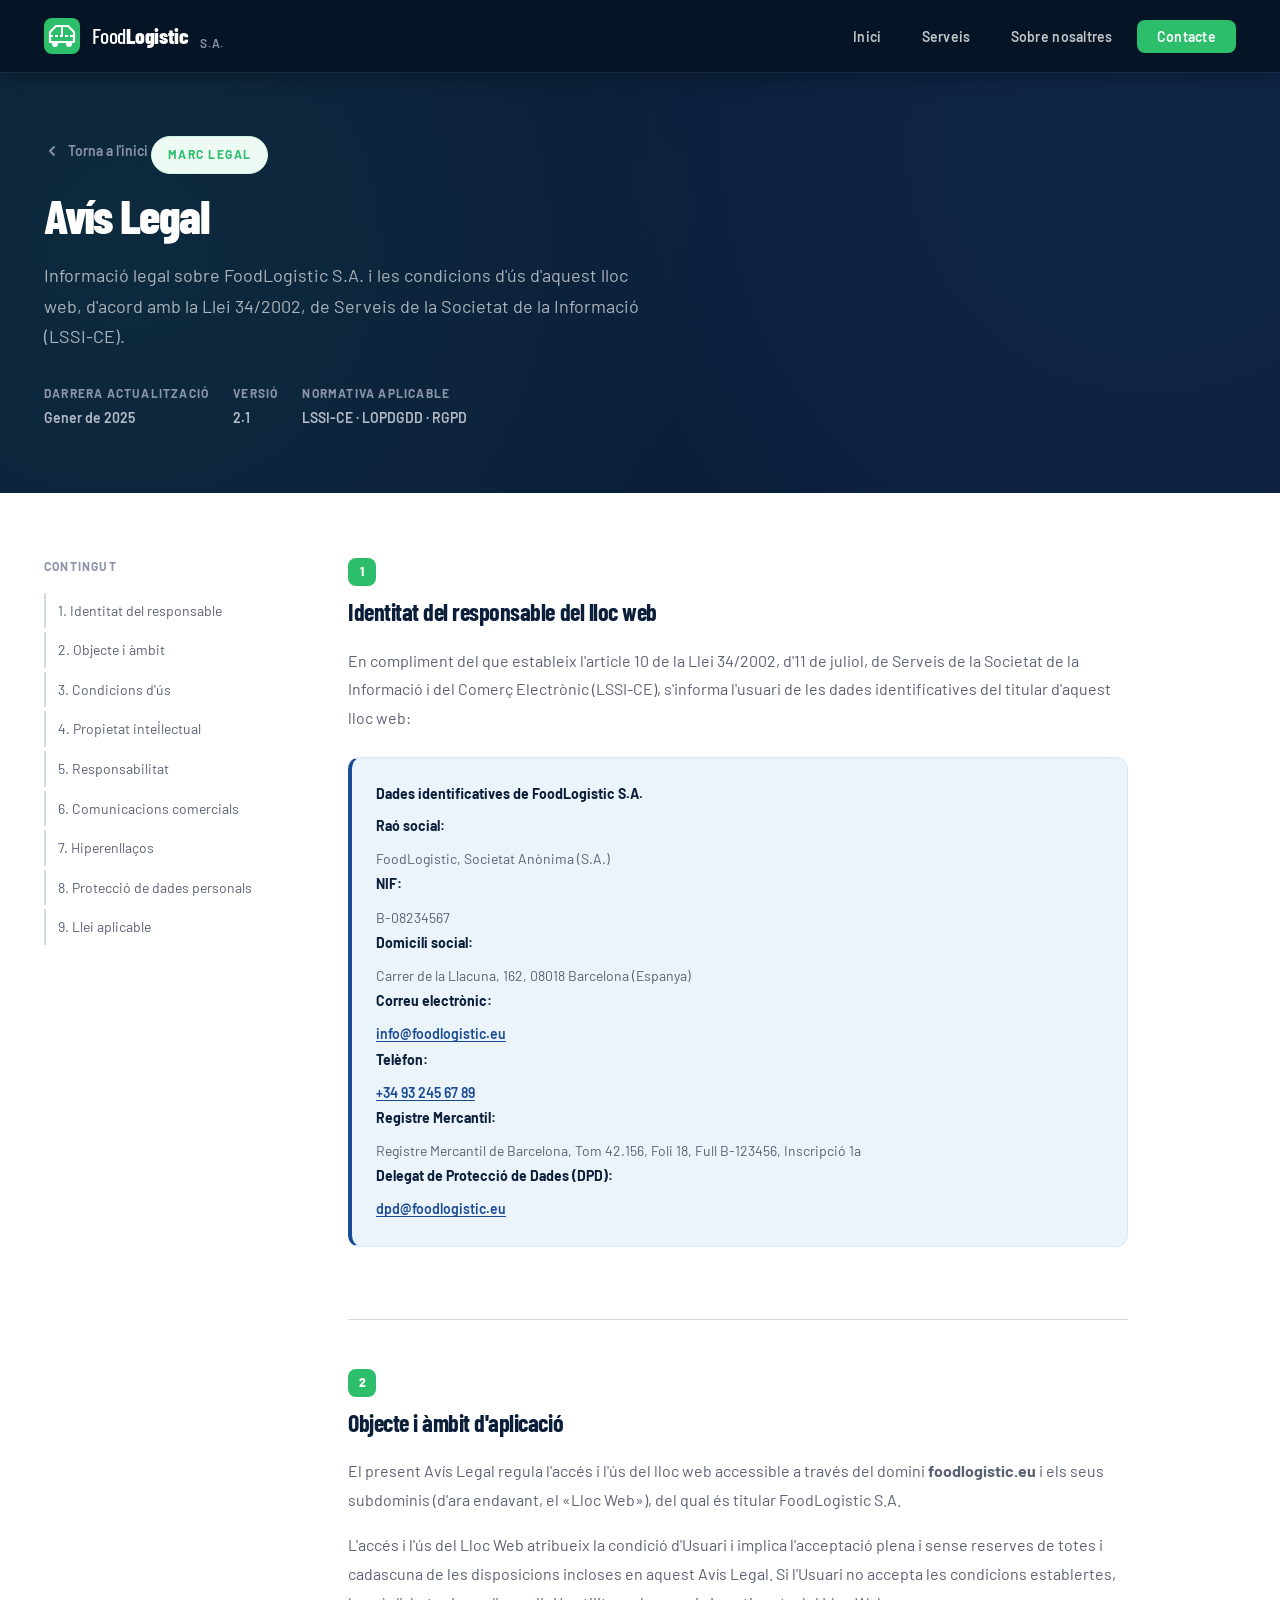
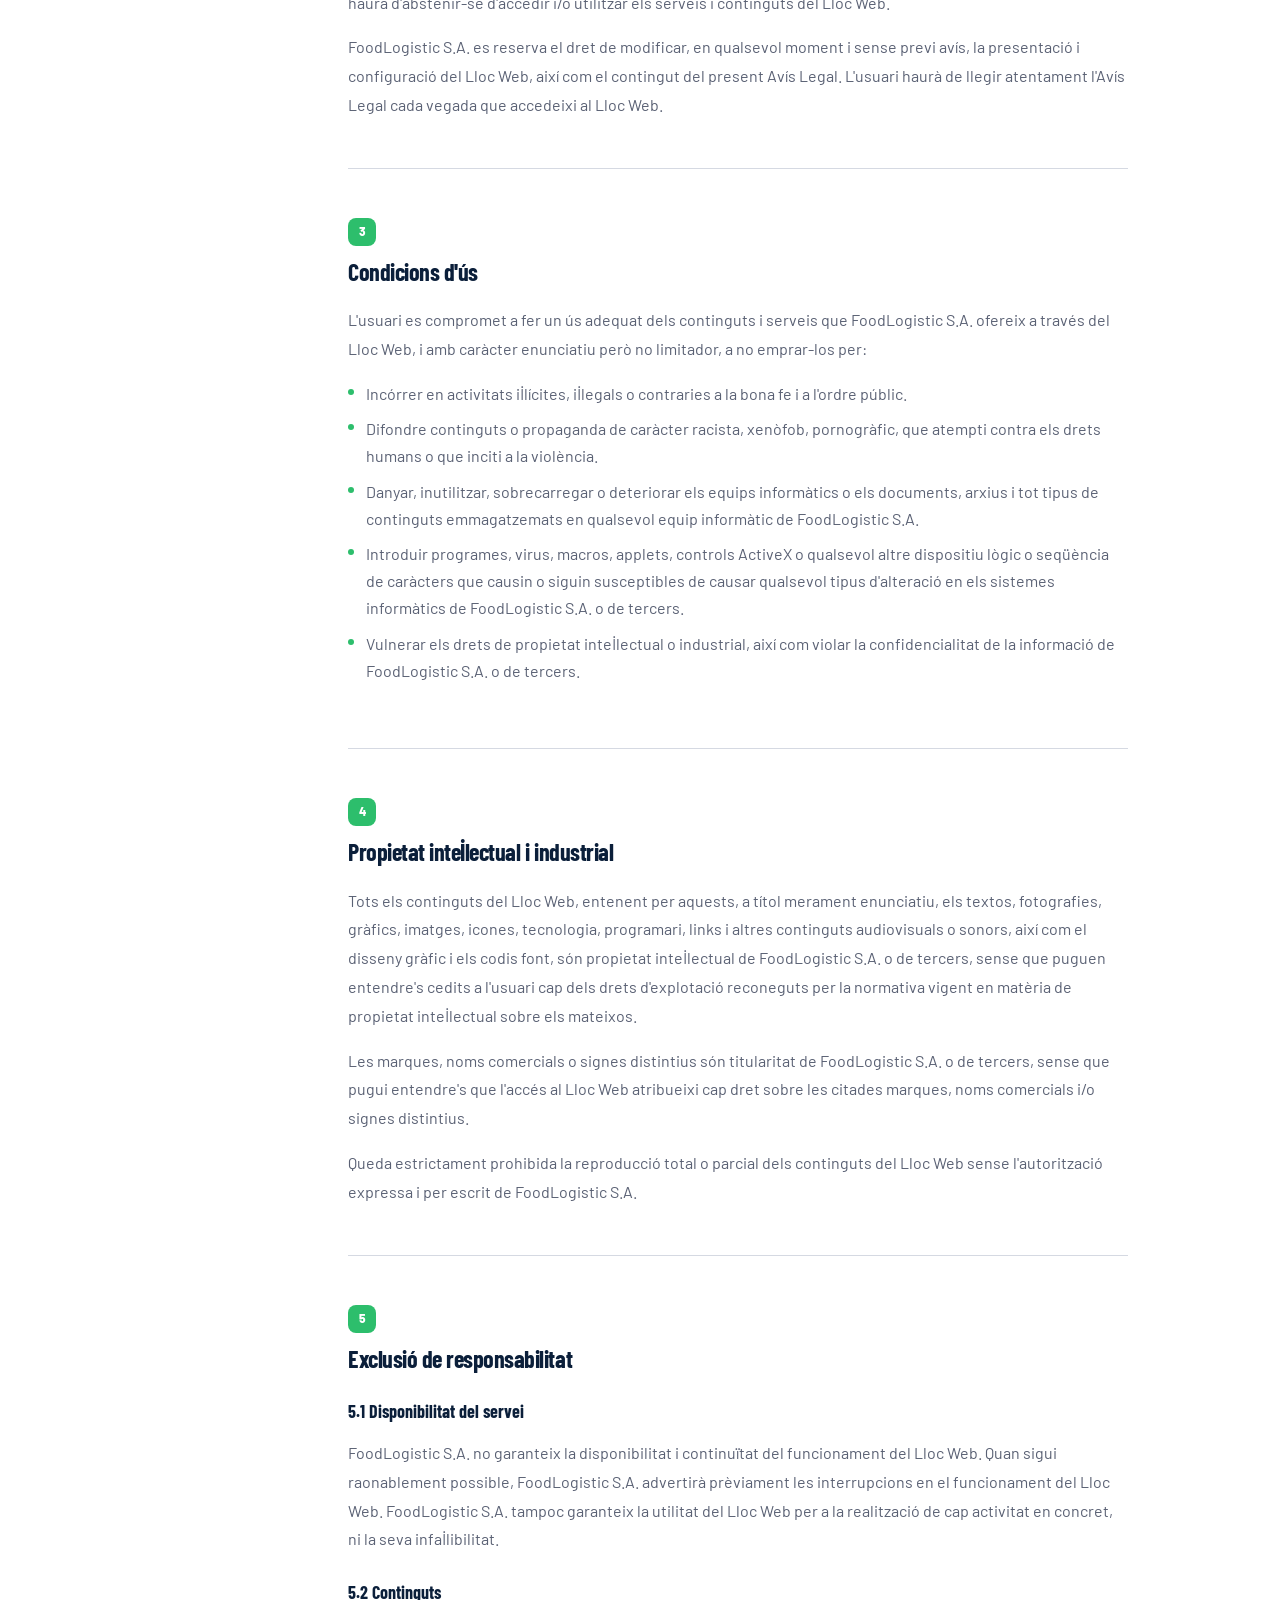
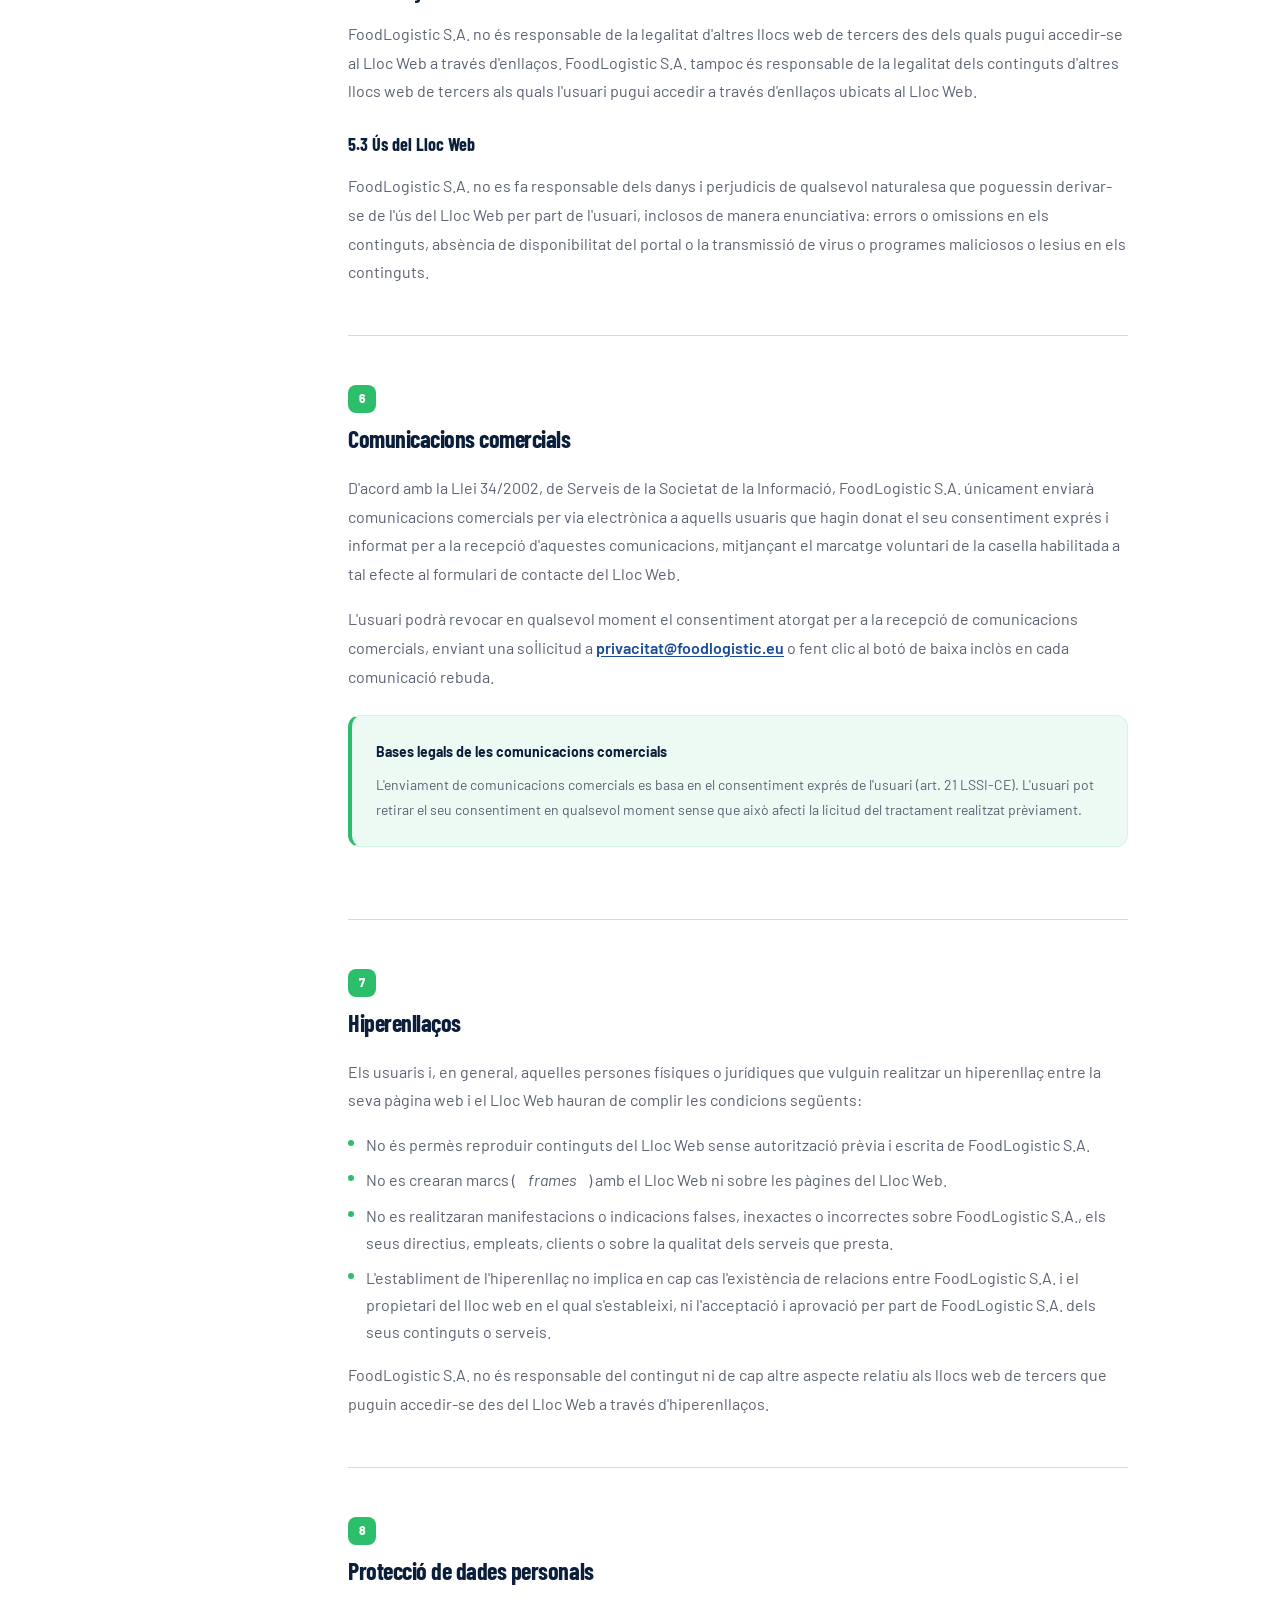
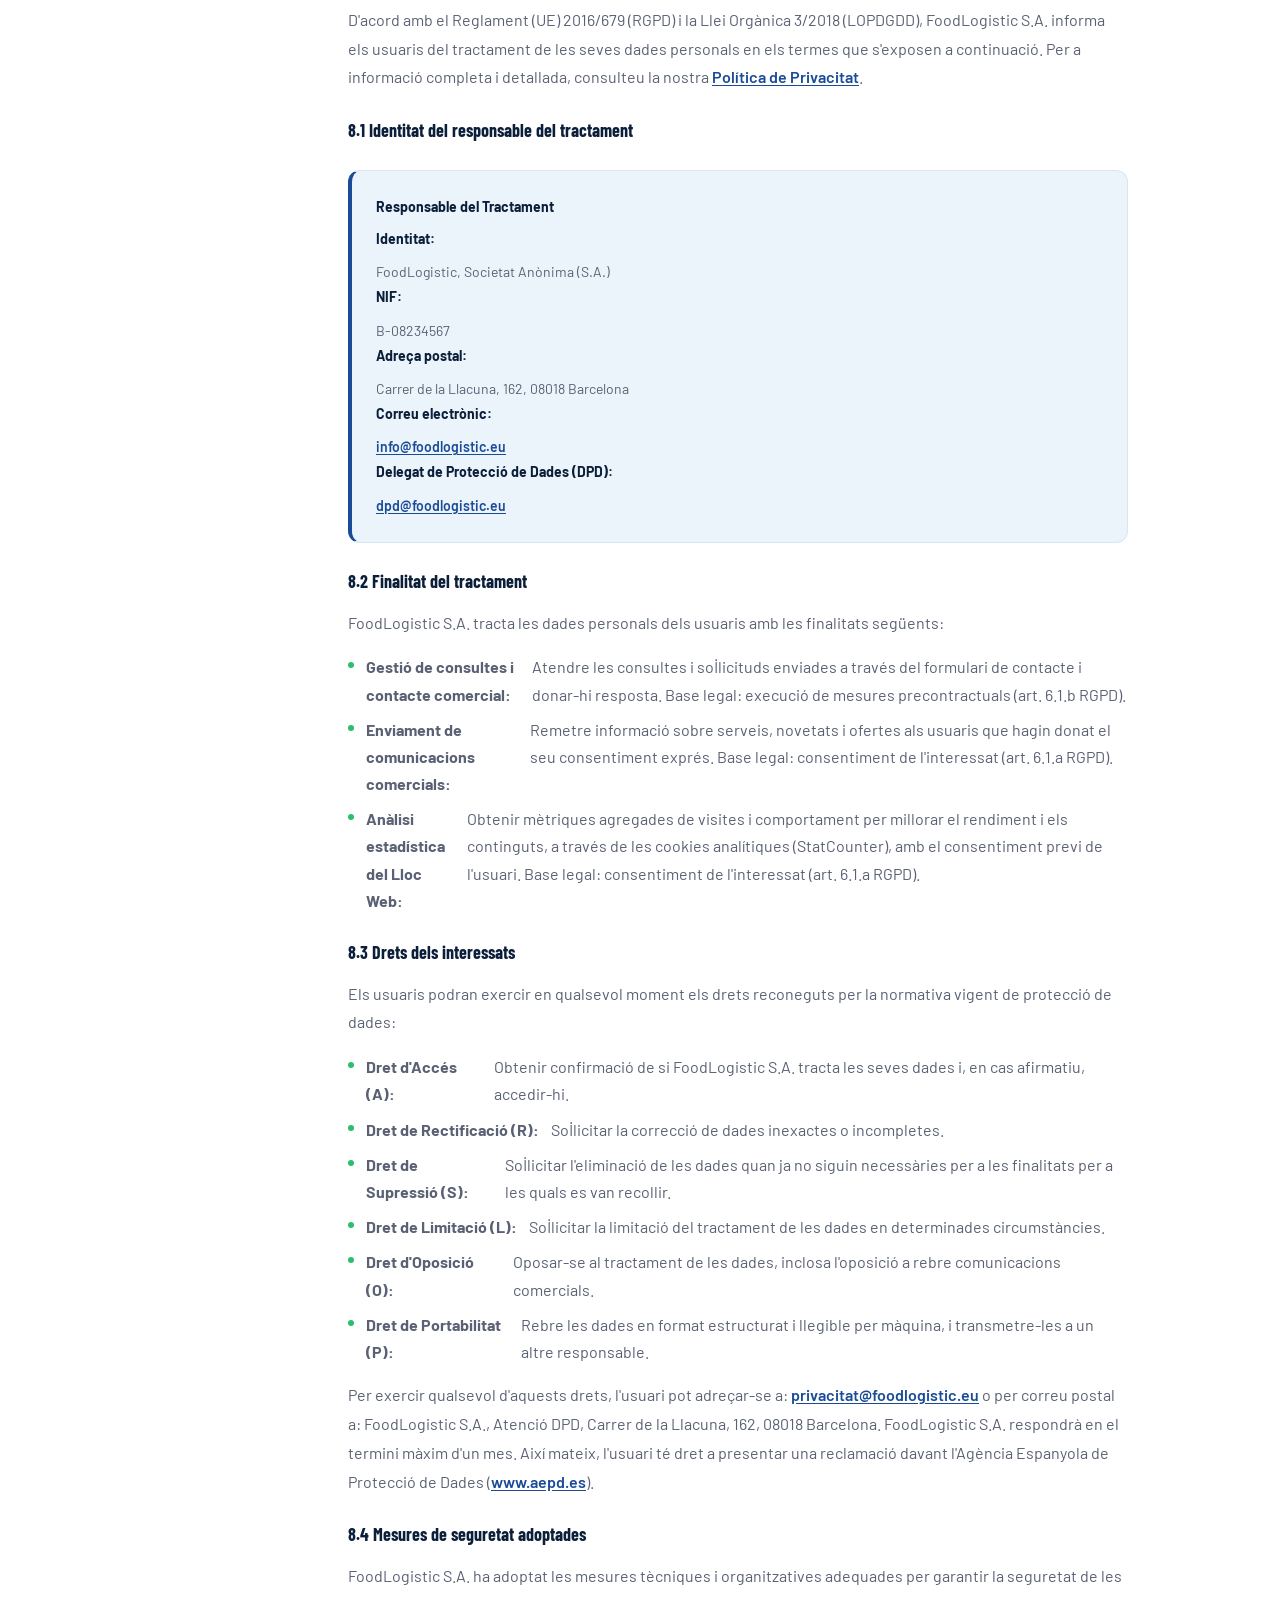
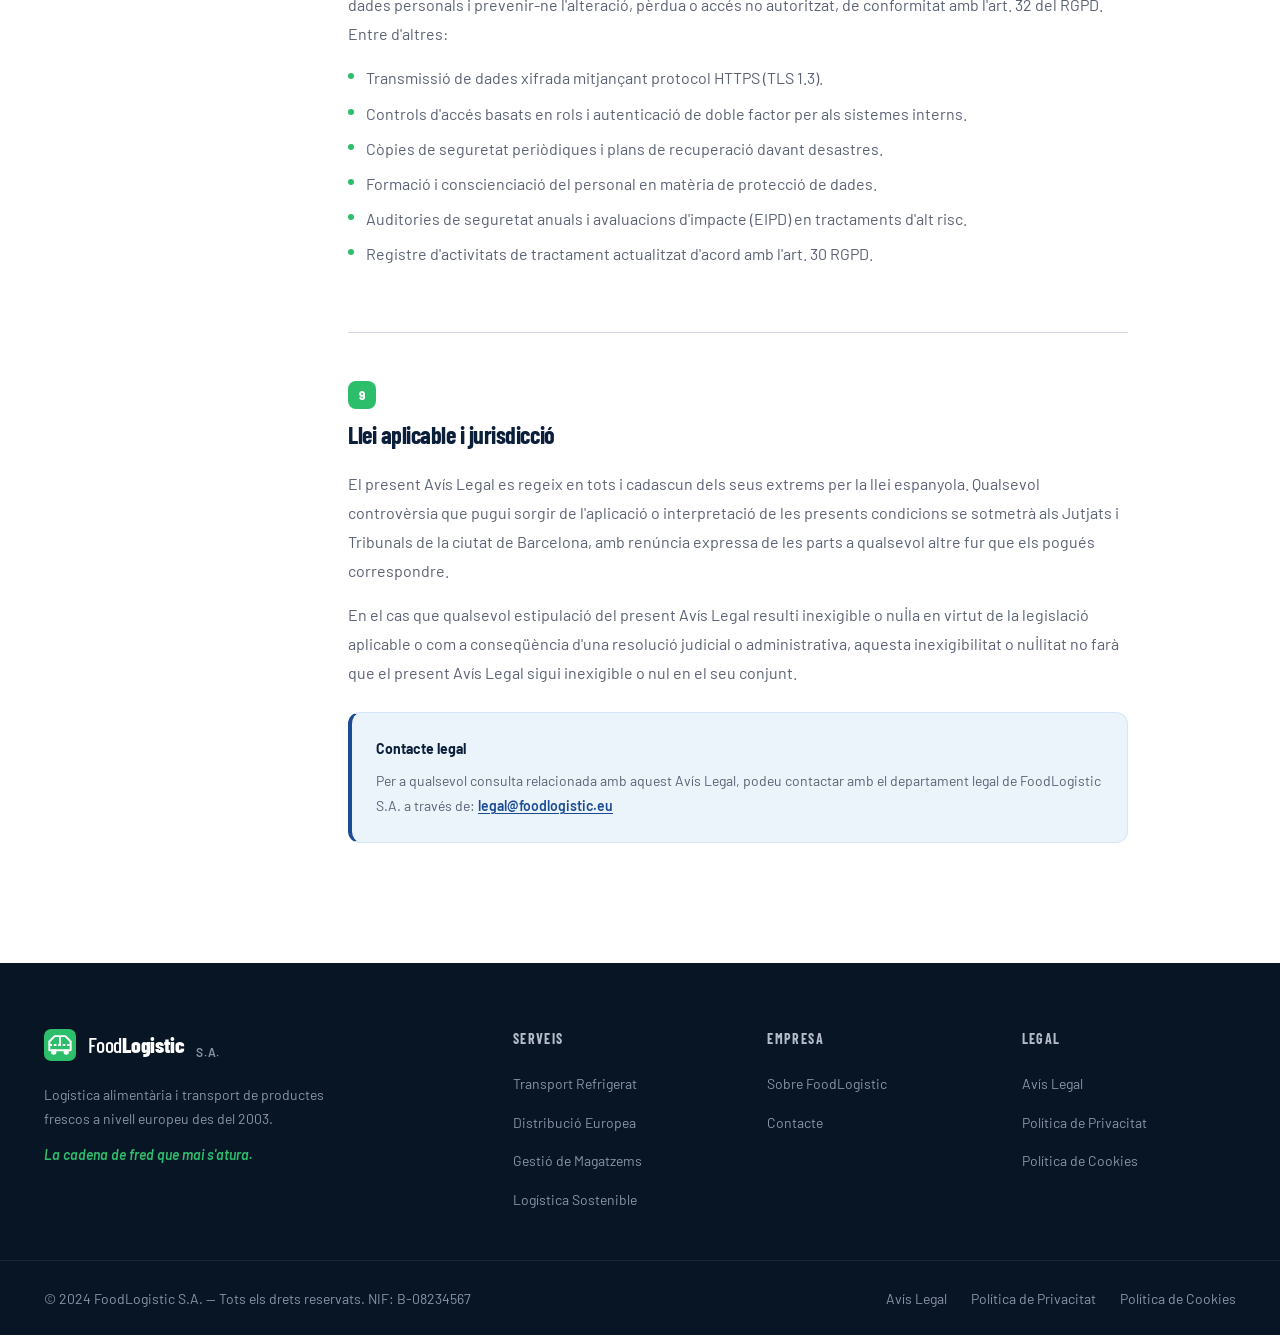
<file: docs/avis-legal.html>
<!DOCTYPE html>
<html lang="ca">
<head>
  <meta charset="UTF-8" />
  <meta name="viewport" content="width=device-width, initial-scale=1.0" />
  <meta name="description" content="Avís Legal de FoodLogistic S.A. — Informació sobre el responsable del lloc web, condicions d'ús, propietat intel·lectual i responsabilitat." />
  <meta name="robots" content="noindex, follow" />
  <title>Avís Legal — FoodLogistic S.A.</title>
  <link rel="preconnect" href="https://fonts.googleapis.com" />
  <link rel="preconnect" href="https://fonts.gstatic.com" crossorigin />
  <link href="https://fonts.googleapis.com/css2?family=Barlow:ital,wght@0,300;0,400;0,600;0,700;0,800;0,900;1,300&family=Barlow+Condensed:wght@500;600;700;800&family=Source+Sans+3:wght@300;400;600&display=swap" rel="stylesheet" />
  <link rel="stylesheet" href="styles.css" />
</head>
<body>

  <!-- NAVIGATION -->
  <header class="site-header scrolled" id="site-header">
    <nav class="nav-container" role="navigation" aria-label="Navegació principal">
      <a href="index.html" class="nav-logo" aria-label="FoodLogistic S.A. — Torna a l'inici">
        <span class="logo-icon" aria-hidden="true">
          <svg width="36" height="36" viewBox="0 0 36 36" fill="none" xmlns="http://www.w3.org/2000/svg">
            <rect width="36" height="36" rx="8" fill="#2DBE6C"/>
            <path d="M6 24V14l6-6h12l6 6v10H6z" fill="none" stroke="white" stroke-width="2.2" stroke-linejoin="round"/>
            <circle cx="11" cy="26" r="3" fill="white"/>
            <circle cx="25" cy="26" r="3" fill="white"/>
            <path d="M6 18h24" stroke="white" stroke-width="2" stroke-dasharray="3 2"/>
            <path d="M18 8v10" stroke="white" stroke-width="2"/>
          </svg>
        </span>
        <span class="logo-text">Food<strong>Logistic</strong></span>
        <span class="logo-tag">S.A.</span>
      </a>
      <button class="nav-toggle" id="nav-toggle" aria-expanded="false" aria-controls="nav-menu" aria-label="Obre o tanca el menú">
        <span></span><span></span><span></span>
      </button>
      <ul class="nav-menu" id="nav-menu" role="list">
        <li><a href="index.html#inici" class="nav-link">Inici</a></li>
        <li><a href="index.html#serveis" class="nav-link">Serveis</a></li>
        <li><a href="index.html#sobre-nosaltres" class="nav-link">Sobre nosaltres</a></li>
        <li><a href="index.html#contacte" class="nav-link nav-cta">Contacte</a></li>
      </ul>
    </nav>
  </header>

  <main>

    <!-- HERO LEGAL -->
    <section class="legal-hero">
      <div class="container legal-hero-inner">
        <a href="index.html" class="legal-hero-back" aria-label="Torna a la pàgina principal">
          <svg width="16" height="16" viewBox="0 0 16 16" fill="none" aria-hidden="true">
            <path d="M10 12L6 8l4-4" stroke="currentColor" stroke-width="1.8" stroke-linecap="round" stroke-linejoin="round"/>
          </svg>
          Torna a l'inici
        </a>
        <span class="section-tag">Marc Legal</span>
        <h1 class="legal-title">Avís Legal</h1>
        <p class="legal-subtitle">Informació legal sobre FoodLogistic S.A. i les condicions d'ús d'aquest lloc web, d'acord amb la Llei 34/2002, de Serveis de la Societat de la Informació (LSSI-CE).</p>
        <div class="legal-meta">
          <div class="legal-meta-item">
            <span class="legal-meta-label">Darrera actualització</span>
            <span class="legal-meta-value">Gener de 2025</span>
          </div>
          <div class="legal-meta-item">
            <span class="legal-meta-label">Versió</span>
            <span class="legal-meta-value">2.1</span>
          </div>
          <div class="legal-meta-item">
            <span class="legal-meta-label">Normativa aplicable</span>
            <span class="legal-meta-value">LSSI-CE · LOPDGDD · RGPD</span>
          </div>
        </div>
      </div>
    </section>

    <!-- CONTINGUT LEGAL -->
    <section class="legal-body">
      <div class="container legal-layout">

        <!-- ÍNDEX LATERAL -->
        <nav class="legal-nav" aria-label="Índex del document">
          <p class="legal-nav-title">Contingut</p>
          <ul class="legal-nav-list" role="list">
            <li><a href="#identitat" class="legal-nav-link">1. Identitat del responsable</a></li>
            <li><a href="#objecte" class="legal-nav-link">2. Objecte i àmbit</a></li>
            <li><a href="#condicions" class="legal-nav-link">3. Condicions d'ús</a></li>
            <li><a href="#propietat" class="legal-nav-link">4. Propietat intel·lectual</a></li>
            <li><a href="#responsabilitat" class="legal-nav-link">5. Responsabilitat</a></li>
            <li><a href="#comunicacions" class="legal-nav-link">6. Comunicacions comercials</a></li>
            <li><a href="#hiperenllacos" class="legal-nav-link">7. Hiperenllaços</a></li>
            <li><a href="#proteccio-dades" class="legal-nav-link">8. Protecció de dades personals</a></li>
            <li><a href="#llei" class="legal-nav-link">9. Llei aplicable</a></li>
          </ul>
        </nav>

        <!-- CONTINGUT -->
        <div class="legal-content">

          <div class="legal-section" id="identitat">
            <div class="legal-section-num" aria-hidden="true">1</div>
            <h2>Identitat del responsable del lloc web</h2>
            <p>En compliment del que estableix l'article 10 de la Llei 34/2002, d'11 de juliol, de Serveis de la Societat de la Informació i del Comerç Electrònic (LSSI-CE), s'informa l'usuari de les dades identificatives del titular d'aquest lloc web:</p>

            <div class="legal-info-box">
              <strong>Dades identificatives de FoodLogistic S.A.</strong>
              <p><strong>Raó social:</strong> FoodLogistic, Societat Anònima (S.A.)<br/>
              <strong>NIF:</strong> B-08234567<br/>
              <strong>Domicili social:</strong> Carrer de la Llacuna, 162, 08018 Barcelona (Espanya)<br/>
              <strong>Correu electrònic:</strong> <a href="mailto:info@foodlogistic.eu">info@foodlogistic.eu</a><br/>
              <strong>Telèfon:</strong> <a href="tel:+34932456789">+34 93 245 67 89</a><br/>
              <strong>Registre Mercantil:</strong> Registre Mercantil de Barcelona, Tom 42.156, Foli 18, Full B-123456, Inscripció 1a<br/>
              <strong>Delegat de Protecció de Dades (DPD):</strong> <a href="mailto:dpd@foodlogistic.eu">dpd@foodlogistic.eu</a></p>
            </div>
          </div>

          <div class="legal-section" id="objecte">
            <div class="legal-section-num" aria-hidden="true">2</div>
            <h2>Objecte i àmbit d'aplicació</h2>
            <p>El present Avís Legal regula l'accés i l'ús del lloc web accessible a través del domini <strong>foodlogistic.eu</strong> i els seus subdominis (d'ara endavant, el «Lloc Web»), del qual és titular FoodLogistic S.A.</p>
            <p>L'accés i l'ús del Lloc Web atribueix la condició d'Usuari i implica l'acceptació plena i sense reserves de totes i cadascuna de les disposicions incloses en aquest Avís Legal. Si l'Usuari no accepta les condicions establertes, haurà d'abstenir-se d'accedir i/o utilitzar els serveis i continguts del Lloc Web.</p>
            <p>FoodLogistic S.A. es reserva el dret de modificar, en qualsevol moment i sense previ avís, la presentació i configuració del Lloc Web, així com el contingut del present Avís Legal. L'usuari haurà de llegir atentament l'Avís Legal cada vegada que accedeixi al Lloc Web.</p>
          </div>

          <div class="legal-section" id="condicions">
            <div class="legal-section-num" aria-hidden="true">3</div>
            <h2>Condicions d'ús</h2>
            <p>L'usuari es compromet a fer un ús adequat dels continguts i serveis que FoodLogistic S.A. ofereix a través del Lloc Web, i amb caràcter enunciatiu però no limitador, a no emprar-los per:</p>
            <ul>
              <li>Incórrer en activitats il·lícites, il·legals o contraries a la bona fe i a l'ordre públic.</li>
              <li>Difondre continguts o propaganda de caràcter racista, xenòfob, pornogràfic, que atempti contra els drets humans o que inciti a la violència.</li>
              <li>Danyar, inutilitzar, sobrecarregar o deteriorar els equips informàtics o els documents, arxius i tot tipus de continguts emmagatzemats en qualsevol equip informàtic de FoodLogistic S.A.</li>
              <li>Introduir programes, virus, macros, applets, controls ActiveX o qualsevol altre dispositiu lògic o seqüència de caràcters que causin o siguin susceptibles de causar qualsevol tipus d'alteració en els sistemes informàtics de FoodLogistic S.A. o de tercers.</li>
              <li>Vulnerar els drets de propietat intel·lectual o industrial, així com violar la confidencialitat de la informació de FoodLogistic S.A. o de tercers.</li>
            </ul>
          </div>

          <div class="legal-section" id="propietat">
            <div class="legal-section-num" aria-hidden="true">4</div>
            <h2>Propietat intel·lectual i industrial</h2>
            <p>Tots els continguts del Lloc Web, entenent per aquests, a títol merament enunciatiu, els textos, fotografies, gràfics, imatges, icones, tecnologia, programari, links i altres continguts audiovisuals o sonors, així com el disseny gràfic i els codis font, són propietat intel·lectual de FoodLogistic S.A. o de tercers, sense que puguen entendre's cedits a l'usuari cap dels drets d'explotació reconeguts per la normativa vigent en matèria de propietat intel·lectual sobre els mateixos.</p>
            <p>Les marques, noms comercials o signes distintius són titularitat de FoodLogistic S.A. o de tercers, sense que pugui entendre's que l'accés al Lloc Web atribueixi cap dret sobre les citades marques, noms comercials i/o signes distintius.</p>
            <p>Queda estrictament prohibida la reproducció total o parcial dels continguts del Lloc Web sense l'autorització expressa i per escrit de FoodLogistic S.A.</p>
          </div>

          <div class="legal-section" id="responsabilitat">
            <div class="legal-section-num" aria-hidden="true">5</div>
            <h2>Exclusió de responsabilitat</h2>
            <h3>5.1 Disponibilitat del servei</h3>
            <p>FoodLogistic S.A. no garanteix la disponibilitat i continuïtat del funcionament del Lloc Web. Quan sigui raonablement possible, FoodLogistic S.A. advertirà prèviament les interrupcions en el funcionament del Lloc Web. FoodLogistic S.A. tampoc garanteix la utilitat del Lloc Web per a la realització de cap activitat en concret, ni la seva infal·libilitat.</p>

            <h3>5.2 Continguts</h3>
            <p>FoodLogistic S.A. no és responsable de la legalitat d'altres llocs web de tercers des dels quals pugui accedir-se al Lloc Web a través d'enllaços. FoodLogistic S.A. tampoc és responsable de la legalitat dels continguts d'altres llocs web de tercers als quals l'usuari pugui accedir a través d'enllaços ubicats al Lloc Web.</p>

            <h3>5.3 Ús del Lloc Web</h3>
            <p>FoodLogistic S.A. no es fa responsable dels danys i perjudicis de qualsevol naturalesa que poguessin derivar-se de l'ús del Lloc Web per part de l'usuari, inclosos de manera enunciativa: errors o omissions en els continguts, absència de disponibilitat del portal o la transmissió de virus o programes maliciosos o lesius en els continguts.</p>
          </div>

          <div class="legal-section" id="comunicacions">
            <div class="legal-section-num" aria-hidden="true">6</div>
            <h2>Comunicacions comercials</h2>
            <p>D'acord amb la Llei 34/2002, de Serveis de la Societat de la Informació, FoodLogistic S.A. únicament enviarà comunicacions comercials per via electrònica a aquells usuaris que hagin donat el seu consentiment exprés i informat per a la recepció d'aquestes comunicacions, mitjançant el marcatge voluntari de la casella habilitada a tal efecte al formulari de contacte del Lloc Web.</p>
            <p>L'usuari podrà revocar en qualsevol moment el consentiment atorgat per a la recepció de comunicacions comercials, enviant una sol·licitud a <a href="mailto:privacitat@foodlogistic.eu">privacitat@foodlogistic.eu</a> o fent clic al botó de baixa inclòs en cada comunicació rebuda.</p>

            <div class="legal-info-box green">
              <strong>Bases legals de les comunicacions comercials</strong>
              <p>L'enviament de comunicacions comercials es basa en el consentiment exprés de l'usuari (art. 21 LSSI-CE). L'usuari pot retirar el seu consentiment en qualsevol moment sense que això afecti la licitud del tractament realitzat prèviament.</p>
            </div>
          </div>

          <div class="legal-section" id="hiperenllacos">
            <div class="legal-section-num" aria-hidden="true">7</div>
            <h2>Hiperenllaços</h2>
            <p>Els usuaris i, en general, aquelles persones físiques o jurídiques que vulguin realitzar un hiperenllaç entre la seva pàgina web i el Lloc Web hauran de complir les condicions següents:</p>
            <ul>
              <li>No és permès reproduir continguts del Lloc Web sense autorització prèvia i escrita de FoodLogistic S.A.</li>
              <li>No es crearan marcs (<em>frames</em>) amb el Lloc Web ni sobre les pàgines del Lloc Web.</li>
              <li>No es realitzaran manifestacions o indicacions falses, inexactes o incorrectes sobre FoodLogistic S.A., els seus directius, empleats, clients o sobre la qualitat dels serveis que presta.</li>
              <li>L'establiment de l'hiperenllaç no implica en cap cas l'existència de relacions entre FoodLogistic S.A. i el propietari del lloc web en el qual s'estableixi, ni l'acceptació i aprovació per part de FoodLogistic S.A. dels seus continguts o serveis.</li>
            </ul>
            <p>FoodLogistic S.A. no és responsable del contingut ni de cap altre aspecte relatiu als llocs web de tercers que puguin accedir-se des del Lloc Web a través d'hiperenllaços.</p>
          </div>

          <div class="legal-section" id="proteccio-dades">
            <div class="legal-section-num" aria-hidden="true">8</div>
            <h2>Protecció de dades personals</h2>
            <p>D'acord amb el Reglament (UE) 2016/679 (RGPD) i la Llei Orgànica 3/2018 (LOPDGDD), FoodLogistic S.A. informa els usuaris del tractament de les seves dades personals en els termes que s'exposen a continuació. Per a informació completa i detallada, consulteu la nostra <a href="politica-privacitat.html">Política de Privacitat</a>.</p>

            <h3>8.1 Identitat del responsable del tractament</h3>
            <div class="legal-info-box">
              <strong>Responsable del Tractament</strong>
              <p><strong>Identitat:</strong> FoodLogistic, Societat Anònima (S.A.)<br/>
              <strong>NIF:</strong> B-08234567<br/>
              <strong>Adreça postal:</strong> Carrer de la Llacuna, 162, 08018 Barcelona<br/>
              <strong>Correu electrònic:</strong> <a href="mailto:info@foodlogistic.eu">info@foodlogistic.eu</a><br/>
              <strong>Delegat de Protecció de Dades (DPD):</strong> <a href="mailto:dpd@foodlogistic.eu">dpd@foodlogistic.eu</a></p>
            </div>

            <h3>8.2 Finalitat del tractament</h3>
            <p>FoodLogistic S.A. tracta les dades personals dels usuaris amb les finalitats següents:</p>
            <ul>
              <li><strong>Gestió de consultes i contacte comercial:</strong> Atendre les consultes i sol·licituds enviades a través del formulari de contacte i donar-hi resposta. Base legal: execució de mesures precontractuals (art. 6.1.b RGPD).</li>
              <li><strong>Enviament de comunicacions comercials:</strong> Remetre informació sobre serveis, novetats i ofertes als usuaris que hagin donat el seu consentiment exprés. Base legal: consentiment de l'interessat (art. 6.1.a RGPD).</li>
              <li><strong>Anàlisi estadística del Lloc Web:</strong> Obtenir mètriques agregades de visites i comportament per millorar el rendiment i els continguts, a través de les cookies analítiques (StatCounter), amb el consentiment previ de l'usuari. Base legal: consentiment de l'interessat (art. 6.1.a RGPD).</li>
            </ul>

            <h3>8.3 Drets dels interessats</h3>
            <p>Els usuaris podran exercir en qualsevol moment els drets reconeguts per la normativa vigent de protecció de dades:</p>
            <ul>
              <li><strong>Dret d'Accés (A):</strong> Obtenir confirmació de si FoodLogistic S.A. tracta les seves dades i, en cas afirmatiu, accedir-hi.</li>
              <li><strong>Dret de Rectificació (R):</strong> Sol·licitar la correcció de dades inexactes o incompletes.</li>
              <li><strong>Dret de Supressió (S):</strong> Sol·licitar l'eliminació de les dades quan ja no siguin necessàries per a les finalitats per a les quals es van recollir.</li>
              <li><strong>Dret de Limitació (L):</strong> Sol·licitar la limitació del tractament de les dades en determinades circumstàncies.</li>
              <li><strong>Dret d'Oposició (O):</strong> Oposar-se al tractament de les dades, inclosa l'oposició a rebre comunicacions comercials.</li>
              <li><strong>Dret de Portabilitat (P):</strong> Rebre les dades en format estructurat i llegible per màquina, i transmetre-les a un altre responsable.</li>
            </ul>
            <p>Per exercir qualsevol d'aquests drets, l'usuari pot adreçar-se a: <a href="mailto:privacitat@foodlogistic.eu">privacitat@foodlogistic.eu</a> o per correu postal a: FoodLogistic S.A., Atenció DPD, Carrer de la Llacuna, 162, 08018 Barcelona. FoodLogistic S.A. respondrà en el termini màxim d'un mes. Així mateix, l'usuari té dret a presentar una reclamació davant l'Agència Espanyola de Protecció de Dades (<a href="https://www.aepd.es" target="_blank" rel="noopener">www.aepd.es</a>).</p>

            <h3>8.4 Mesures de seguretat adoptades</h3>
            <p>FoodLogistic S.A. ha adoptat les mesures tècniques i organitzatives adequades per garantir la seguretat de les dades personals i prevenir-ne l'alteració, pèrdua o accés no autoritzat, de conformitat amb l'art. 32 del RGPD. Entre d'altres:</p>
            <ul>
              <li>Transmissió de dades xifrada mitjançant protocol HTTPS (TLS 1.3).</li>
              <li>Controls d'accés basats en rols i autenticació de doble factor per als sistemes interns.</li>
              <li>Còpies de seguretat periòdiques i plans de recuperació davant desastres.</li>
              <li>Formació i conscienciació del personal en matèria de protecció de dades.</li>
              <li>Auditories de seguretat anuals i avaluacions d'impacte (EIPD) en tractaments d'alt risc.</li>
              <li>Registre d'activitats de tractament actualitzat d'acord amb l'art. 30 RGPD.</li>
            </ul>
          </div>

          <div class="legal-section" id="llei">
            <div class="legal-section-num" aria-hidden="true">9</div>
            <h2>Llei aplicable i jurisdicció</h2>
            <p>El present Avís Legal es regeix en tots i cadascun dels seus extrems per la llei espanyola. Qualsevol controvèrsia que pugui sorgir de l'aplicació o interpretació de les presents condicions se sotmetrà als Jutjats i Tribunals de la ciutat de Barcelona, amb renúncia expressa de les parts a qualsevol altre fur que els pogués correspondre.</p>
            <p>En el cas que qualsevol estipulació del present Avís Legal resulti inexigible o nul·la en virtut de la legislació aplicable o com a conseqüència d'una resolució judicial o administrativa, aquesta inexigibilitat o nul·litat no farà que el present Avís Legal sigui inexigible o nul en el seu conjunt.</p>

            <div class="legal-info-box">
              <strong>Contacte legal</strong>
              <p>Per a qualsevol consulta relacionada amb aquest Avís Legal, podeu contactar amb el departament legal de FoodLogistic S.A. a través de: <a href="mailto:legal@foodlogistic.eu">legal@foodlogistic.eu</a></p>
            </div>
          </div>

        </div>
      </div>
    </section>

  </main>

  <!-- FOOTER -->
  <footer class="site-footer" role="contentinfo">
    <div class="footer-main">
      <div class="container footer-grid">
        <div class="footer-brand">
          <a href="index.html" class="nav-logo footer-logo">
            <span class="logo-icon" aria-hidden="true">
              <svg width="32" height="32" viewBox="0 0 36 36" fill="none">
                <rect width="36" height="36" rx="8" fill="#2DBE6C"/>
                <path d="M6 24V14l6-6h12l6 6v10H6z" fill="none" stroke="white" stroke-width="2.2" stroke-linejoin="round"/>
                <circle cx="11" cy="26" r="3" fill="white"/>
                <circle cx="25" cy="26" r="3" fill="white"/>
                <path d="M6 18h24" stroke="white" stroke-width="2" stroke-dasharray="3 2"/>
                <path d="M18 8v10" stroke="white" stroke-width="2"/>
              </svg>
            </span>
            <span class="logo-text">Food<strong>Logistic</strong></span>
            <span class="logo-tag">S.A.</span>
          </a>
          <p class="footer-brand-desc">Logística alimentària i transport de productes frescos a nivell europeu des del 2003.</p>
          <p class="footer-slogan">La cadena de fred que mai s'atura.</p>
        </div>
        <div class="footer-col">
          <h4 class="footer-heading">Serveis</h4>
          <ul class="footer-links" role="list">
            <li><a href="index.html#serveis">Transport Refrigerat</a></li>
            <li><a href="index.html#serveis">Distribució Europea</a></li>
            <li><a href="index.html#serveis">Gestió de Magatzems</a></li>
            <li><a href="index.html#serveis">Logística Sostenible</a></li>
          </ul>
        </div>
        <div class="footer-col">
          <h4 class="footer-heading">Empresa</h4>
          <ul class="footer-links" role="list">
            <li><a href="index.html#sobre-nosaltres">Sobre FoodLogistic</a></li>
            <li><a href="index.html#contacte">Contacte</a></li>
          </ul>
        </div>
        <div class="footer-col">
          <h4 class="footer-heading">Legal</h4>
          <ul class="footer-links" role="list">
            <li><a href="avis-legal.html" aria-current="page">Avís Legal</a></li>
            <li><a href="politica-privacitat.html">Política de Privacitat</a></li>
            <li><a href="politica-cookies.html">Política de Cookies</a></li>
          </ul>
        </div>
      </div>
    </div>
    <div class="footer-bottom">
      <div class="container footer-bottom-inner">
        <p class="footer-copy">© 2024 FoodLogistic S.A. — Tots els drets reservats. NIF: B-08234567</p>
        <nav aria-label="Enllaços legals">
          <ul class="footer-legal" role="list">
            <li><a href="avis-legal.html">Avís Legal</a></li>
            <li><a href="politica-privacitat.html">Política de Privacitat</a></li>
            <li><a href="politica-cookies.html">Política de Cookies</a></li>
          </ul>
        </nav>
      </div>
    </div>
  </footer>

  <script>
    const toggle = document.getElementById('nav-toggle');
    const menu = document.getElementById('nav-menu');
    toggle.addEventListener('click', () => {
      const open = toggle.getAttribute('aria-expanded') === 'true';
      toggle.setAttribute('aria-expanded', String(!open));
      menu.classList.toggle('open', !open);
      toggle.classList.toggle('open', !open);
    });
  </script>
</body>
</html>
</file>
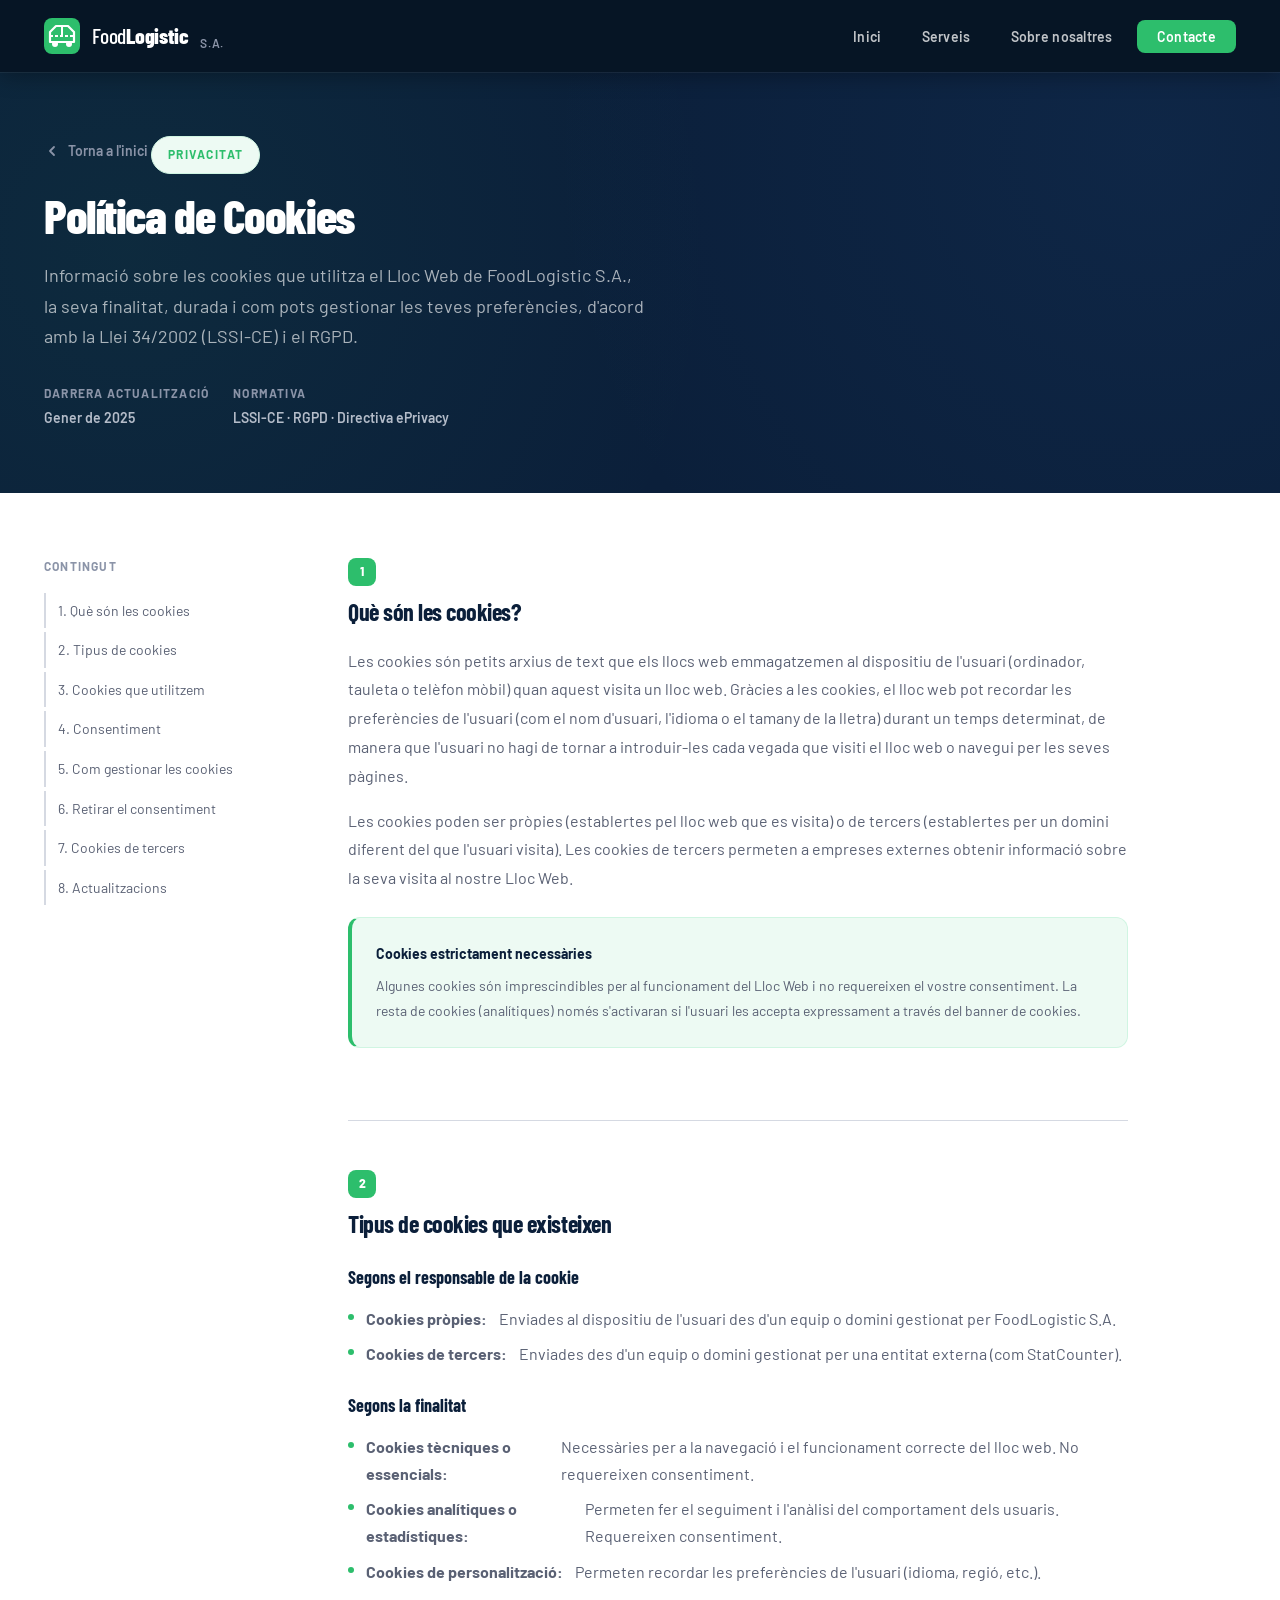
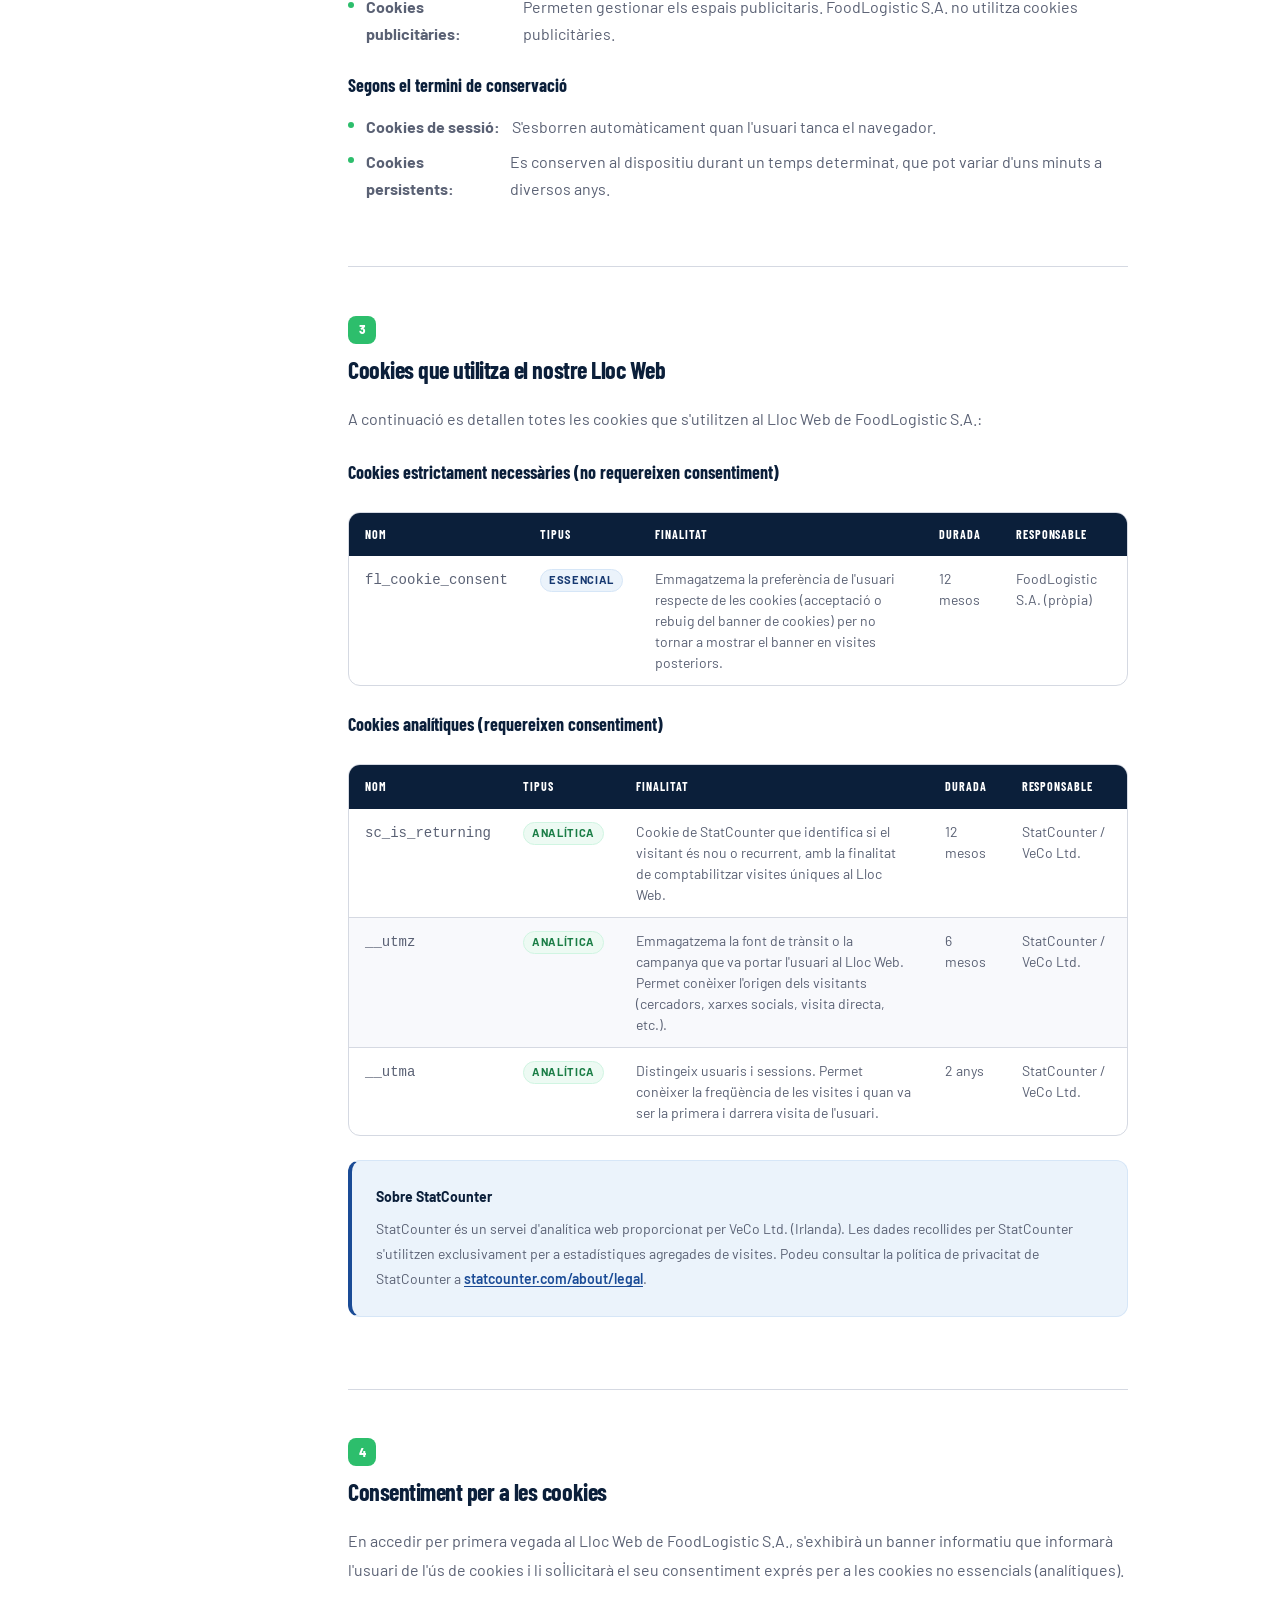
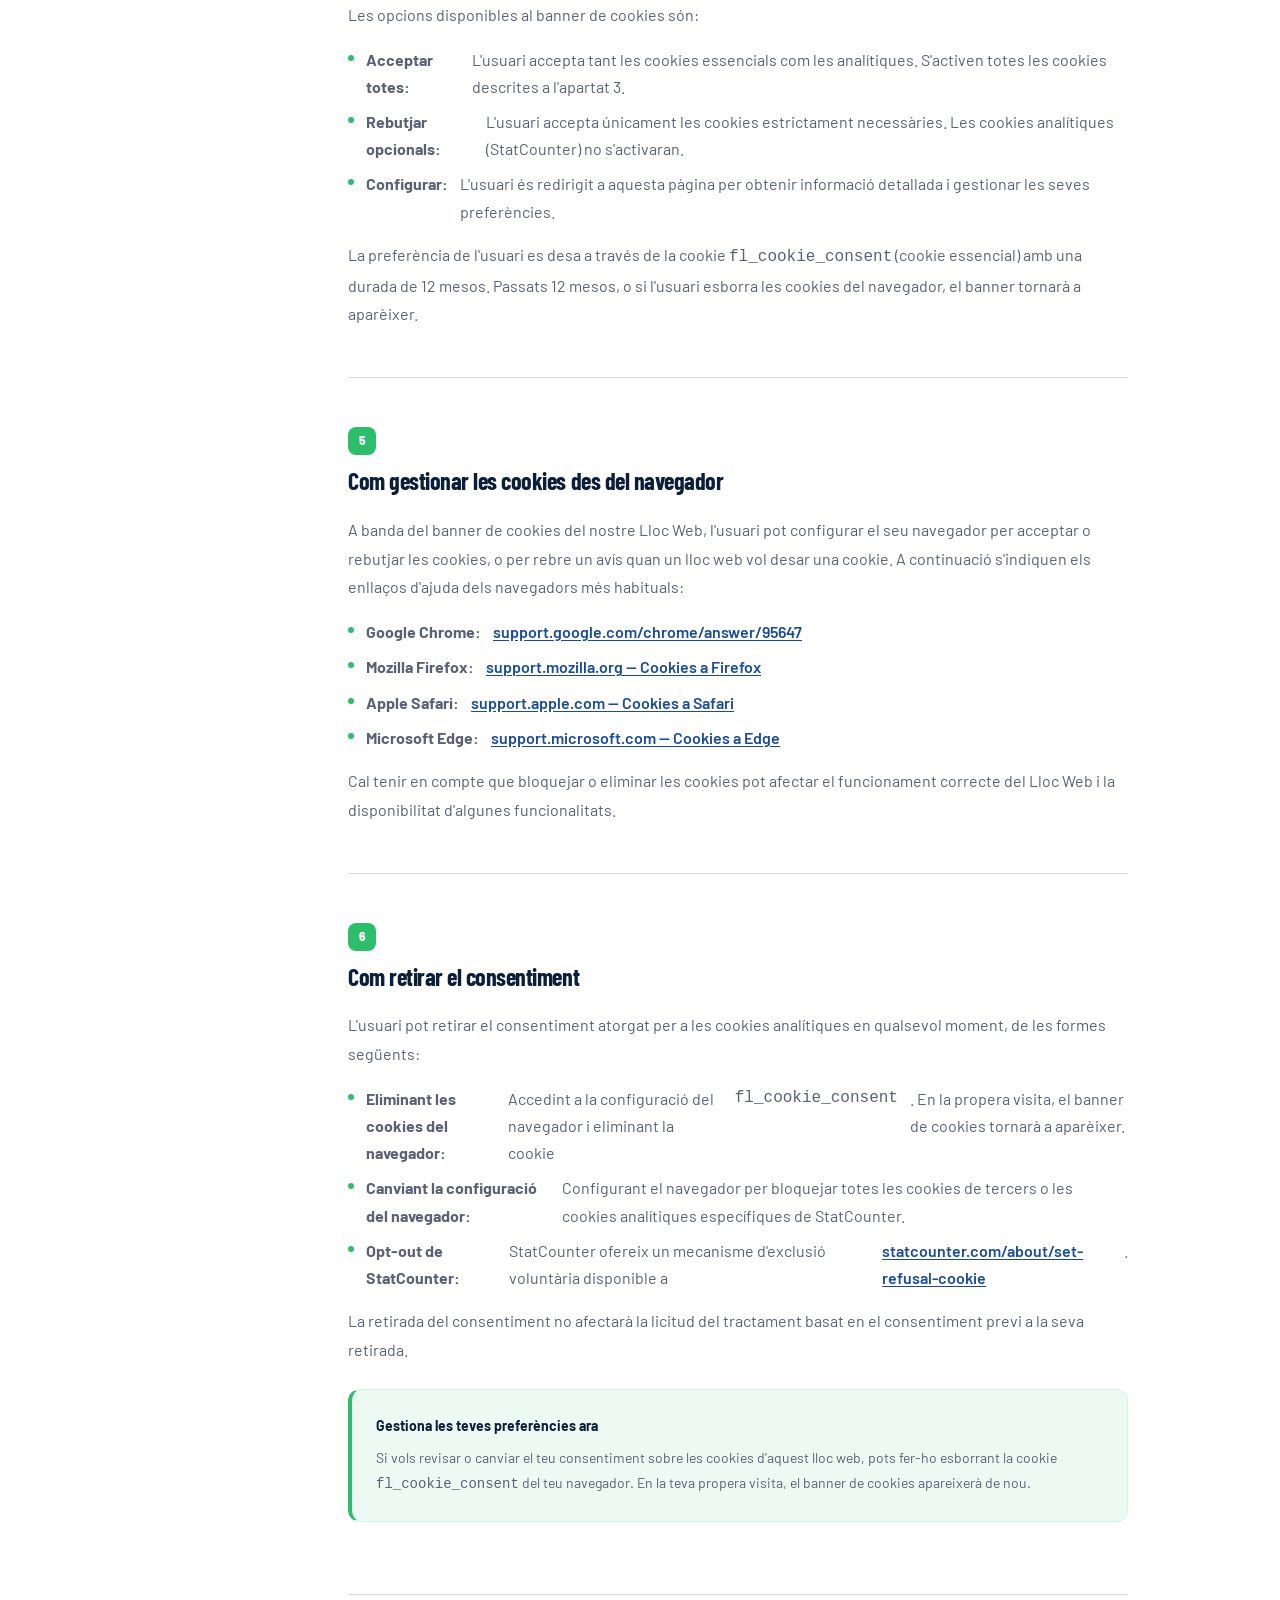
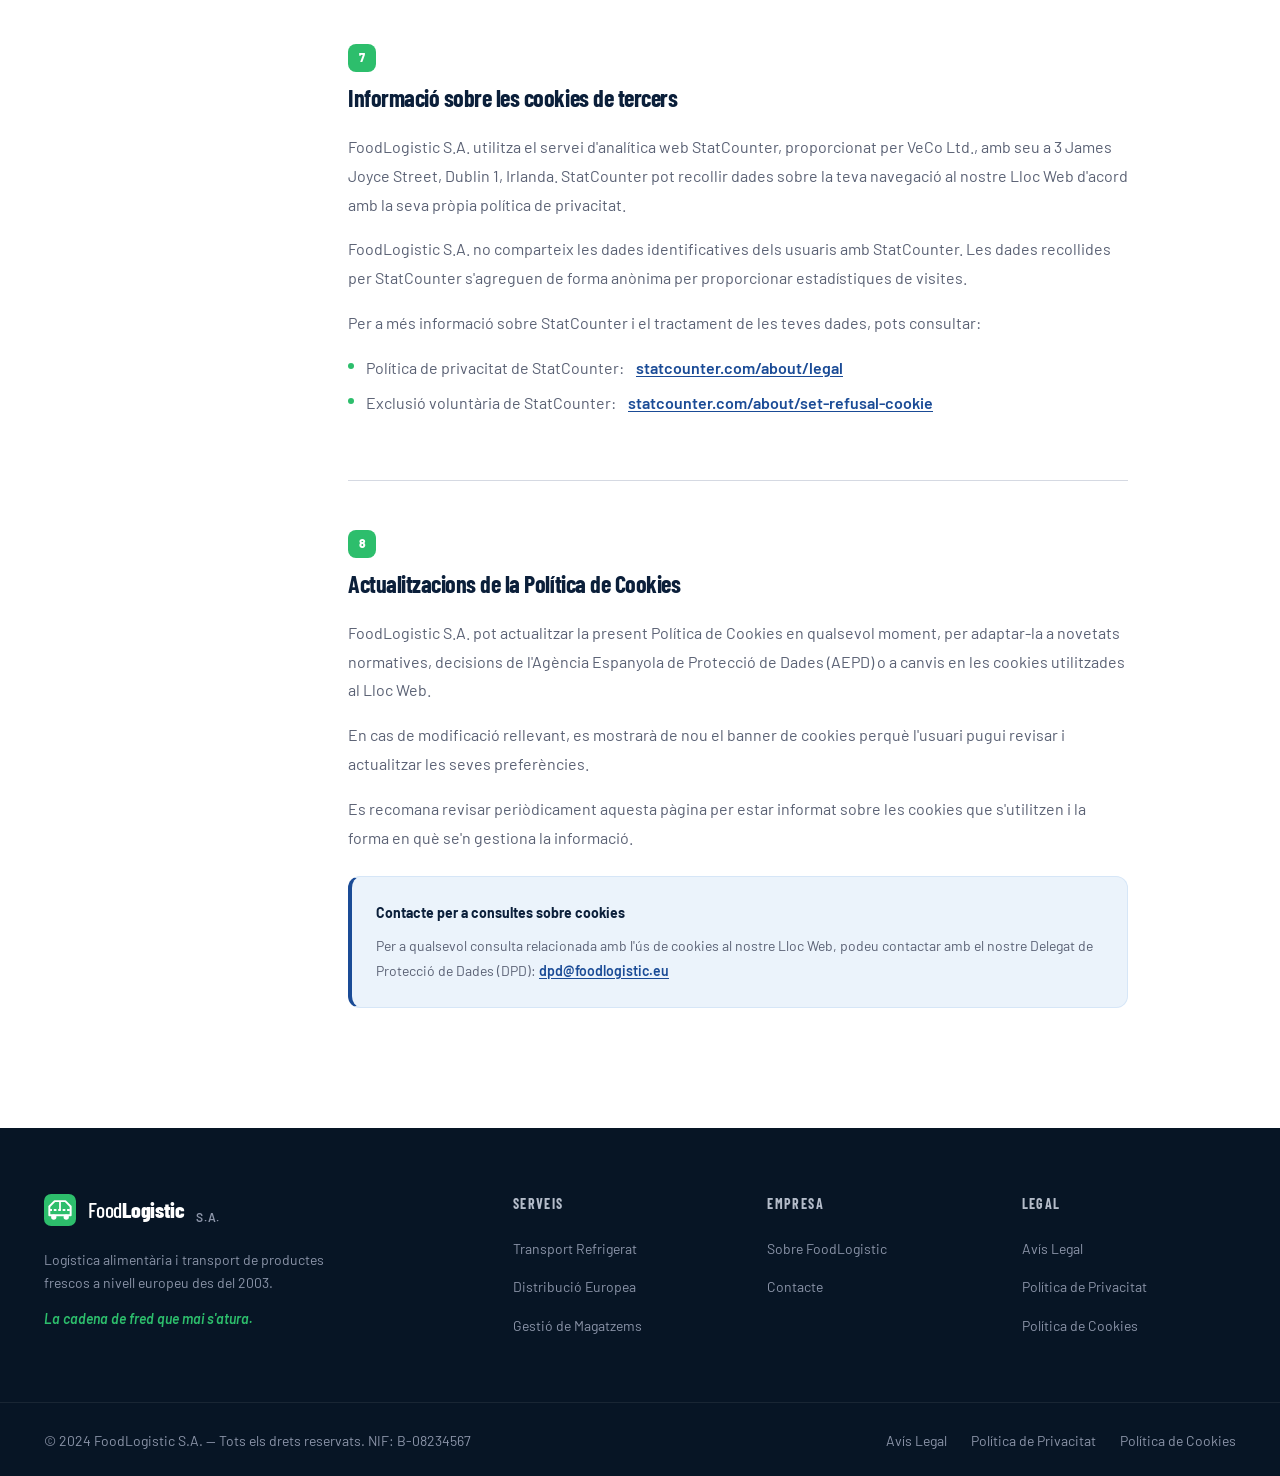
<file: docs/politica-cookies.html>
<!DOCTYPE html>
<html lang="ca">
<head>
  <meta charset="UTF-8" />
  <meta name="viewport" content="width=device-width, initial-scale=1.0" />
  <meta name="description" content="Política de Cookies de FoodLogistic S.A. — Tipus de cookies, finalitat, durada i com gestionar les teves preferències." />
  <meta name="robots" content="noindex, follow" />
  <title>Política de Cookies — FoodLogistic S.A.</title>
  <link rel="preconnect" href="https://fonts.googleapis.com" />
  <link rel="preconnect" href="https://fonts.gstatic.com" crossorigin />
  <link href="https://fonts.googleapis.com/css2?family=Barlow:ital,wght@0,300;0,400;0,600;0,700;0,800;0,900;1,300&family=Barlow+Condensed:wght@500;600;700;800&family=Source+Sans+3:wght@300;400;600&display=swap" rel="stylesheet" />
  <link rel="stylesheet" href="styles.css" />
</head>
<body>

  <!-- NAVIGATION -->
  <header class="site-header scrolled" id="site-header">
    <nav class="nav-container" role="navigation" aria-label="Navegació principal">
      <a href="index.html" class="nav-logo" aria-label="FoodLogistic S.A. — Torna a l'inici">
        <span class="logo-icon" aria-hidden="true">
          <svg width="36" height="36" viewBox="0 0 36 36" fill="none" xmlns="http://www.w3.org/2000/svg">
            <rect width="36" height="36" rx="8" fill="#2DBE6C"/>
            <path d="M6 24V14l6-6h12l6 6v10H6z" fill="none" stroke="white" stroke-width="2.2" stroke-linejoin="round"/>
            <circle cx="11" cy="26" r="3" fill="white"/>
            <circle cx="25" cy="26" r="3" fill="white"/>
            <path d="M6 18h24" stroke="white" stroke-width="2" stroke-dasharray="3 2"/>
            <path d="M18 8v10" stroke="white" stroke-width="2"/>
          </svg>
        </span>
        <span class="logo-text">Food<strong>Logistic</strong></span>
        <span class="logo-tag">S.A.</span>
      </a>
      <button class="nav-toggle" id="nav-toggle" aria-expanded="false" aria-controls="nav-menu" aria-label="Obre o tanca el menú">
        <span></span><span></span><span></span>
      </button>
      <ul class="nav-menu" id="nav-menu" role="list">
        <li><a href="index.html#inici" class="nav-link">Inici</a></li>
        <li><a href="index.html#serveis" class="nav-link">Serveis</a></li>
        <li><a href="index.html#sobre-nosaltres" class="nav-link">Sobre nosaltres</a></li>
        <li><a href="index.html#contacte" class="nav-link nav-cta">Contacte</a></li>
      </ul>
    </nav>
  </header>

  <main>

    <!-- HERO LEGAL -->
    <section class="legal-hero">
      <div class="container legal-hero-inner">
        <a href="index.html" class="legal-hero-back">
          <svg width="16" height="16" viewBox="0 0 16 16" fill="none" aria-hidden="true">
            <path d="M10 12L6 8l4-4" stroke="currentColor" stroke-width="1.8" stroke-linecap="round" stroke-linejoin="round"/>
          </svg>
          Torna a l'inici
        </a>
        <span class="section-tag">Privacitat</span>
        <h1 class="legal-title">Política de Cookies</h1>
        <p class="legal-subtitle">Informació sobre les cookies que utilitza el Lloc Web de FoodLogistic S.A., la seva finalitat, durada i com pots gestionar les teves preferències, d'acord amb la Llei 34/2002 (LSSI-CE) i el RGPD.</p>
        <div class="legal-meta">
          <div class="legal-meta-item">
            <span class="legal-meta-label">Darrera actualització</span>
            <span class="legal-meta-value">Gener de 2025</span>
          </div>
          <div class="legal-meta-item">
            <span class="legal-meta-label">Normativa</span>
            <span class="legal-meta-value">LSSI-CE · RGPD · Directiva ePrivacy</span>
          </div>
        </div>
      </div>
    </section>

    <!-- CONTINGUT -->
    <section class="legal-body">
      <div class="container legal-layout">

        <!-- ÍNDEX -->
        <nav class="legal-nav" aria-label="Índex del document">
          <p class="legal-nav-title">Contingut</p>
          <ul class="legal-nav-list" role="list">
            <li><a href="#que-son" class="legal-nav-link">1. Què són les cookies</a></li>
            <li><a href="#tipus" class="legal-nav-link">2. Tipus de cookies</a></li>
            <li><a href="#cookies-usades" class="legal-nav-link">3. Cookies que utilitzem</a></li>
            <li><a href="#consentiment" class="legal-nav-link">4. Consentiment</a></li>
            <li><a href="#gestionar" class="legal-nav-link">5. Com gestionar les cookies</a></li>
            <li><a href="#retirar" class="legal-nav-link">6. Retirar el consentiment</a></li>
            <li><a href="#tercers" class="legal-nav-link">7. Cookies de tercers</a></li>
            <li><a href="#actualitzacions" class="legal-nav-link">8. Actualitzacions</a></li>
          </ul>
        </nav>

        <!-- CONTINGUT -->
        <div class="legal-content">

          <div class="legal-section" id="que-son">
            <div class="legal-section-num" aria-hidden="true">1</div>
            <h2>Què són les cookies?</h2>
            <p>Les cookies són petits arxius de text que els llocs web emmagatzemen al dispositiu de l'usuari (ordinador, tauleta o telèfon mòbil) quan aquest visita un lloc web. Gràcies a les cookies, el lloc web pot recordar les preferències de l'usuari (com el nom d'usuari, l'idioma o el tamany de la lletra) durant un temps determinat, de manera que l'usuari no hagi de tornar a introduir-les cada vegada que visiti el lloc web o navegui per les seves pàgines.</p>
            <p>Les cookies poden ser pròpies (establertes pel lloc web que es visita) o de tercers (establertes per un domini diferent del que l'usuari visita). Les cookies de tercers permeten a empreses externes obtenir informació sobre la seva visita al nostre Lloc Web.</p>

            <div class="legal-info-box green">
              <strong>Cookies estrictament necessàries</strong>
              <p>Algunes cookies són imprescindibles per al funcionament del Lloc Web i no requereixen el vostre consentiment. La resta de cookies (analítiques) només s'activaran si l'usuari les accepta expressament a través del banner de cookies.</p>
            </div>
          </div>

          <div class="legal-section" id="tipus">
            <div class="legal-section-num" aria-hidden="true">2</div>
            <h2>Tipus de cookies que existeixen</h2>

            <h3>Segons el responsable de la cookie</h3>
            <ul>
              <li><strong>Cookies pròpies:</strong> Enviades al dispositiu de l'usuari des d'un equip o domini gestionat per FoodLogistic S.A.</li>
              <li><strong>Cookies de tercers:</strong> Enviades des d'un equip o domini gestionat per una entitat externa (com StatCounter).</li>
            </ul>

            <h3>Segons la finalitat</h3>
            <ul>
              <li><strong>Cookies tècniques o essencials:</strong> Necessàries per a la navegació i el funcionament correcte del lloc web. No requereixen consentiment.</li>
              <li><strong>Cookies analítiques o estadístiques:</strong> Permeten fer el seguiment i l'anàlisi del comportament dels usuaris. Requereixen consentiment.</li>
              <li><strong>Cookies de personalització:</strong> Permeten recordar les preferències de l'usuari (idioma, regió, etc.).</li>
              <li><strong>Cookies publicitàries:</strong> Permeten gestionar els espais publicitaris. FoodLogistic S.A. no utilitza cookies publicitàries.</li>
            </ul>

            <h3>Segons el termini de conservació</h3>
            <ul>
              <li><strong>Cookies de sessió:</strong> S'esborren automàticament quan l'usuari tanca el navegador.</li>
              <li><strong>Cookies persistents:</strong> Es conserven al dispositiu durant un temps determinat, que pot variar d'uns minuts a diversos anys.</li>
            </ul>
          </div>

          <div class="legal-section" id="cookies-usades">
            <div class="legal-section-num" aria-hidden="true">3</div>
            <h2>Cookies que utilitza el nostre Lloc Web</h2>
            <p>A continuació es detallen totes les cookies que s'utilitzen al Lloc Web de FoodLogistic S.A.:</p>

            <h3>Cookies estrictament necessàries (no requereixen consentiment)</h3>
            <div class="cookies-table-wrap">
              <table class="cookies-table" aria-label="Taula de cookies necessàries">
                <thead>
                  <tr>
                    <th scope="col">Nom</th>
                    <th scope="col">Tipus</th>
                    <th scope="col">Finalitat</th>
                    <th scope="col">Durada</th>
                    <th scope="col">Responsable</th>
                  </tr>
                </thead>
                <tbody>
                  <tr>
                    <td><code>fl_cookie_consent</code></td>
                    <td><span class="cookie-type-badge essential">Essencial</span></td>
                    <td>Emmagatzema la preferència de l'usuari respecte de les cookies (acceptació o rebuig del banner de cookies) per no tornar a mostrar el banner en visites posteriors.</td>
                    <td>12 mesos</td>
                    <td>FoodLogistic S.A. (pròpia)</td>
                  </tr>
                </tbody>
              </table>
            </div>

            <h3>Cookies analítiques (requereixen consentiment)</h3>
            <div class="cookies-table-wrap">
              <table class="cookies-table" aria-label="Taula de cookies analítiques">
                <thead>
                  <tr>
                    <th scope="col">Nom</th>
                    <th scope="col">Tipus</th>
                    <th scope="col">Finalitat</th>
                    <th scope="col">Durada</th>
                    <th scope="col">Responsable</span></th>
                  </tr>
                </thead>
                <tbody>
                  <tr>
                    <td><code>sc_is_returning</code></td>
                    <td><span class="cookie-type-badge analytics">Analítica</span></td>
                    <td>Cookie de StatCounter que identifica si el visitant és nou o recurrent, amb la finalitat de comptabilitzar visites úniques al Lloc Web.</td>
                    <td>12 mesos</td>
                    <td>StatCounter / VeCo Ltd.</td>
                  </tr>
                  <tr>
                    <td><code>__utmz</code></td>
                    <td><span class="cookie-type-badge analytics">Analítica</span></td>
                    <td>Emmagatzema la font de trànsit o la campanya que va portar l'usuari al Lloc Web. Permet conèixer l'origen dels visitants (cercadors, xarxes socials, visita directa, etc.).</td>
                    <td>6 mesos</td>
                    <td>StatCounter / VeCo Ltd.</td>
                  </tr>
                  <tr>
                    <td><code>__utma</code></td>
                    <td><span class="cookie-type-badge analytics">Analítica</span></td>
                    <td>Distingeix usuaris i sessions. Permet conèixer la freqüència de les visites i quan va ser la primera i darrera visita de l'usuari.</td>
                    <td>2 anys</td>
                    <td>StatCounter / VeCo Ltd.</td>
                  </tr>
                </tbody>
              </table>
            </div>

            <div class="legal-info-box">
              <strong>Sobre StatCounter</strong>
              <p>StatCounter és un servei d'analítica web proporcionat per VeCo Ltd. (Irlanda). Les dades recollides per StatCounter s'utilitzen exclusivament per a estadístiques agregades de visites. Podeu consultar la política de privacitat de StatCounter a <a href="https://statcounter.com/about/legal/" target="_blank" rel="noopener">statcounter.com/about/legal</a>.</p>
            </div>
          </div>

          <div class="legal-section" id="consentiment">
            <div class="legal-section-num" aria-hidden="true">4</div>
            <h2>Consentiment per a les cookies</h2>
            <p>En accedir per primera vegada al Lloc Web de FoodLogistic S.A., s'exhibirà un banner informatiu que informarà l'usuari de l'ús de cookies i li sol·licitarà el seu consentiment exprés per a les cookies no essencials (analítiques).</p>
            <p>Les opcions disponibles al banner de cookies són:</p>
            <ul>
              <li><strong>Acceptar totes:</strong> L'usuari accepta tant les cookies essencials com les analítiques. S'activen totes les cookies descrites a l'apartat 3.</li>
              <li><strong>Rebutjar opcionals:</strong> L'usuari accepta únicament les cookies estrictament necessàries. Les cookies analítiques (StatCounter) no s'activaran.</li>
              <li><strong>Configurar:</strong> L'usuari és redirigit a aquesta pàgina per obtenir informació detallada i gestionar les seves preferències.</li>
            </ul>
            <p>La preferència de l'usuari es desa a través de la cookie <code>fl_cookie_consent</code> (cookie essencial) amb una durada de 12 mesos. Passats 12 mesos, o si l'usuari esborra les cookies del navegador, el banner tornarà a aparèixer.</p>
          </div>

          <div class="legal-section" id="gestionar">
            <div class="legal-section-num" aria-hidden="true">5</div>
            <h2>Com gestionar les cookies des del navegador</h2>
            <p>A banda del banner de cookies del nostre Lloc Web, l'usuari pot configurar el seu navegador per acceptar o rebutjar les cookies, o per rebre un avís quan un lloc web vol desar una cookie. A continuació s'indiquen els enllaços d'ajuda dels navegadors més habituals:</p>
            <ul>
              <li><strong>Google Chrome:</strong> <a href="https://support.google.com/chrome/answer/95647" target="_blank" rel="noopener">support.google.com/chrome/answer/95647</a></li>
              <li><strong>Mozilla Firefox:</strong> <a href="https://support.mozilla.org/ca/kb/les-cookies-informacio-que-els-llocs-web-emmagatz" target="_blank" rel="noopener">support.mozilla.org — Cookies a Firefox</a></li>
              <li><strong>Apple Safari:</strong> <a href="https://support.apple.com/ca-es/guide/safari/sfri11471/mac" target="_blank" rel="noopener">support.apple.com — Cookies a Safari</a></li>
              <li><strong>Microsoft Edge:</strong> <a href="https://support.microsoft.com/ca-es/microsoft-edge/eliminar-les-cookies-a-microsoft-edge-63947406-40ac-c3b8-57b9-2a946a29ae09" target="_blank" rel="noopener">support.microsoft.com — Cookies a Edge</a></li>
            </ul>
            <p>Cal tenir en compte que bloquejar o eliminar les cookies pot afectar el funcionament correcte del Lloc Web i la disponibilitat d'algunes funcionalitats.</p>
          </div>

          <div class="legal-section" id="retirar">
            <div class="legal-section-num" aria-hidden="true">6</div>
            <h2>Com retirar el consentiment</h2>
            <p>L'usuari pot retirar el consentiment atorgat per a les cookies analítiques en qualsevol moment, de les formes següents:</p>
            <ul>
              <li><strong>Eliminant les cookies del navegador:</strong> Accedint a la configuració del navegador i eliminant la cookie <code>fl_cookie_consent</code>. En la propera visita, el banner de cookies tornarà a aparèixer.</li>
              <li><strong>Canviant la configuració del navegador:</strong> Configurant el navegador per bloquejar totes les cookies de tercers o les cookies analítiques específiques de StatCounter.</li>
              <li><strong>Opt-out de StatCounter:</strong> StatCounter ofereix un mecanisme d'exclusió voluntària disponible a <a href="https://statcounter.com/about/set-refusal-cookie/" target="_blank" rel="noopener">statcounter.com/about/set-refusal-cookie</a>.</li>
            </ul>
            <p>La retirada del consentiment no afectarà la licitud del tractament basat en el consentiment previ a la seva retirada.</p>

            <div class="legal-info-box green">
              <strong>Gestiona les teves preferències ara</strong>
              <p>Si vols revisar o canviar el teu consentiment sobre les cookies d'aquest lloc web, pots fer-ho esborrant la cookie <code>fl_cookie_consent</code> del teu navegador. En la teva propera visita, el banner de cookies apareixerà de nou.</p>
            </div>
          </div>

          <div class="legal-section" id="tercers">
            <div class="legal-section-num" aria-hidden="true">7</div>
            <h2>Informació sobre les cookies de tercers</h2>
            <p>FoodLogistic S.A. utilitza el servei d'analítica web StatCounter, proporcionat per VeCo Ltd., amb seu a 3 James Joyce Street, Dublin 1, Irlanda. StatCounter pot recollir dades sobre la teva navegació al nostre Lloc Web d'acord amb la seva pròpia política de privacitat.</p>
            <p>FoodLogistic S.A. no comparteix les dades identificatives dels usuaris amb StatCounter. Les dades recollides per StatCounter s'agreguen de forma anònima per proporcionar estadístiques de visites.</p>
            <p>Per a més informació sobre StatCounter i el tractament de les teves dades, pots consultar:</p>
            <ul>
              <li>Política de privacitat de StatCounter: <a href="https://statcounter.com/about/legal/" target="_blank" rel="noopener">statcounter.com/about/legal</a></li>
              <li>Exclusió voluntària de StatCounter: <a href="https://statcounter.com/about/set-refusal-cookie/" target="_blank" rel="noopener">statcounter.com/about/set-refusal-cookie</a></li>
            </ul>
          </div>

          <div class="legal-section" id="actualitzacions">
            <div class="legal-section-num" aria-hidden="true">8</div>
            <h2>Actualitzacions de la Política de Cookies</h2>
            <p>FoodLogistic S.A. pot actualitzar la present Política de Cookies en qualsevol moment, per adaptar-la a novetats normatives, decisions de l'Agència Espanyola de Protecció de Dades (AEPD) o a canvis en les cookies utilitzades al Lloc Web.</p>
            <p>En cas de modificació rellevant, es mostrarà de nou el banner de cookies perquè l'usuari pugui revisar i actualitzar les seves preferències.</p>
            <p>Es recomana revisar periòdicament aquesta pàgina per estar informat sobre les cookies que s'utilitzen i la forma en què se'n gestiona la informació.</p>

            <div class="legal-info-box">
              <strong>Contacte per a consultes sobre cookies</strong>
              <p>Per a qualsevol consulta relacionada amb l'ús de cookies al nostre Lloc Web, podeu contactar amb el nostre Delegat de Protecció de Dades (DPD): <a href="mailto:dpd@foodlogistic.eu">dpd@foodlogistic.eu</a></p>
            </div>
          </div>

        </div>
      </div>
    </section>

  </main>

  <!-- FOOTER -->
  <footer class="site-footer" role="contentinfo">
    <div class="footer-main">
      <div class="container footer-grid">
        <div class="footer-brand">
          <a href="index.html" class="nav-logo footer-logo">
            <span class="logo-icon" aria-hidden="true">
              <svg width="32" height="32" viewBox="0 0 36 36" fill="none">
                <rect width="36" height="36" rx="8" fill="#2DBE6C"/>
                <path d="M6 24V14l6-6h12l6 6v10H6z" fill="none" stroke="white" stroke-width="2.2" stroke-linejoin="round"/>
                <circle cx="11" cy="26" r="3" fill="white"/>
                <circle cx="25" cy="26" r="3" fill="white"/>
                <path d="M6 18h24" stroke="white" stroke-width="2" stroke-dasharray="3 2"/>
                <path d="M18 8v10" stroke="white" stroke-width="2"/>
              </svg>
            </span>
            <span class="logo-text">Food<strong>Logistic</strong></span>
            <span class="logo-tag">S.A.</span>
          </a>
          <p class="footer-brand-desc">Logística alimentària i transport de productes frescos a nivell europeu des del 2003.</p>
          <p class="footer-slogan">La cadena de fred que mai s'atura.</p>
        </div>
        <div class="footer-col">
          <h4 class="footer-heading">Serveis</h4>
          <ul class="footer-links" role="list">
            <li><a href="index.html#serveis">Transport Refrigerat</a></li>
            <li><a href="index.html#serveis">Distribució Europea</a></li>
            <li><a href="index.html#serveis">Gestió de Magatzems</a></li>
          </ul>
        </div>
        <div class="footer-col">
          <h4 class="footer-heading">Empresa</h4>
          <ul class="footer-links" role="list">
            <li><a href="index.html#sobre-nosaltres">Sobre FoodLogistic</a></li>
            <li><a href="index.html#contacte">Contacte</a></li>
          </ul>
        </div>
        <div class="footer-col">
          <h4 class="footer-heading">Legal</h4>
          <ul class="footer-links" role="list">
            <li><a href="avis-legal.html">Avís Legal</a></li>
            <li><a href="politica-privacitat.html">Política de Privacitat</a></li>
            <li><a href="politica-cookies.html" aria-current="page">Política de Cookies</a></li>
          </ul>
        </div>
      </div>
    </div>
    <div class="footer-bottom">
      <div class="container footer-bottom-inner">
        <p class="footer-copy">© 2024 FoodLogistic S.A. — Tots els drets reservats. NIF: B-08234567</p>
        <nav aria-label="Enllaços legals">
          <ul class="footer-legal" role="list">
            <li><a href="avis-legal.html">Avís Legal</a></li>
            <li><a href="politica-privacitat.html">Política de Privacitat</a></li>
            <li><a href="politica-cookies.html">Política de Cookies</a></li>
          </ul>
        </nav>
      </div>
    </div>
  </footer>

  <script>
    const toggle = document.getElementById('nav-toggle');
    const menu = document.getElementById('nav-menu');
    toggle.addEventListener('click', () => {
      const open = toggle.getAttribute('aria-expanded') === 'true';
      toggle.setAttribute('aria-expanded', String(!open));
      menu.classList.toggle('open', !open);
      toggle.classList.toggle('open', !open);
    });
  </script>
</body>
</html>
</file>
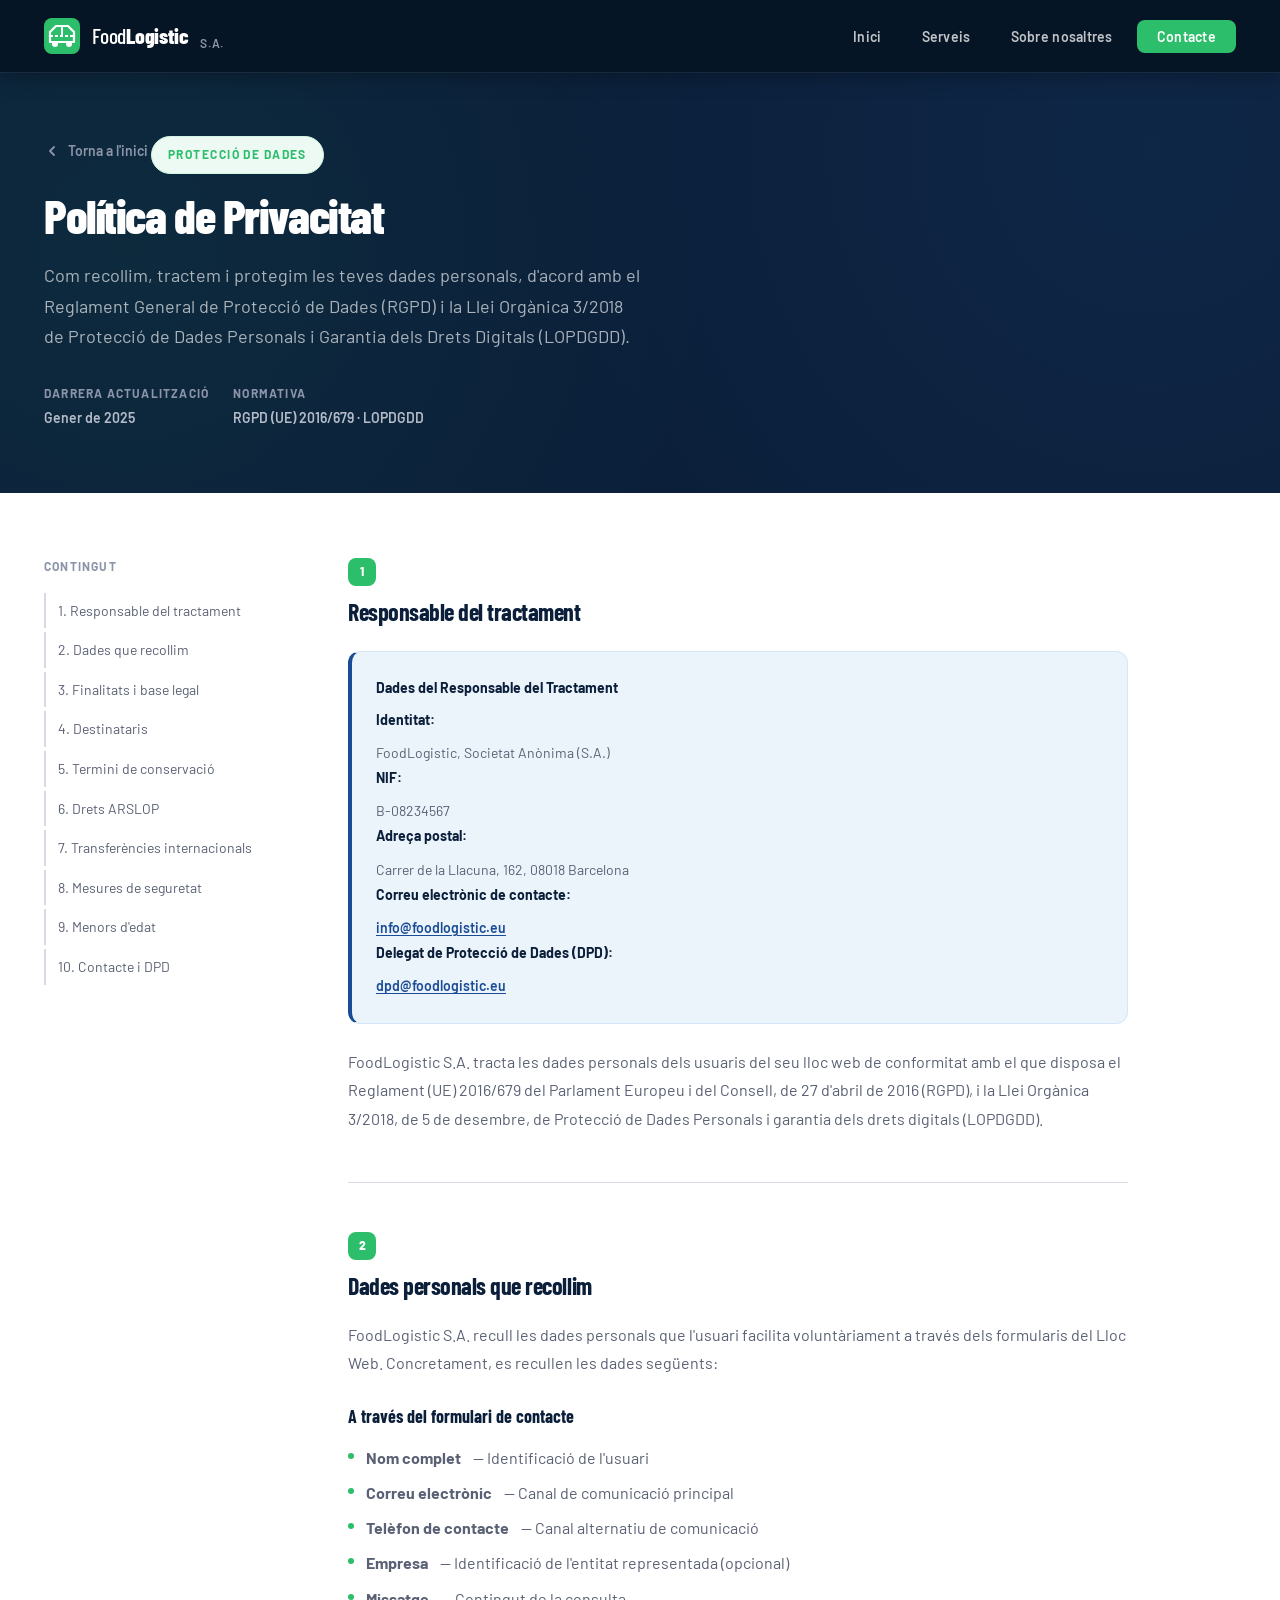
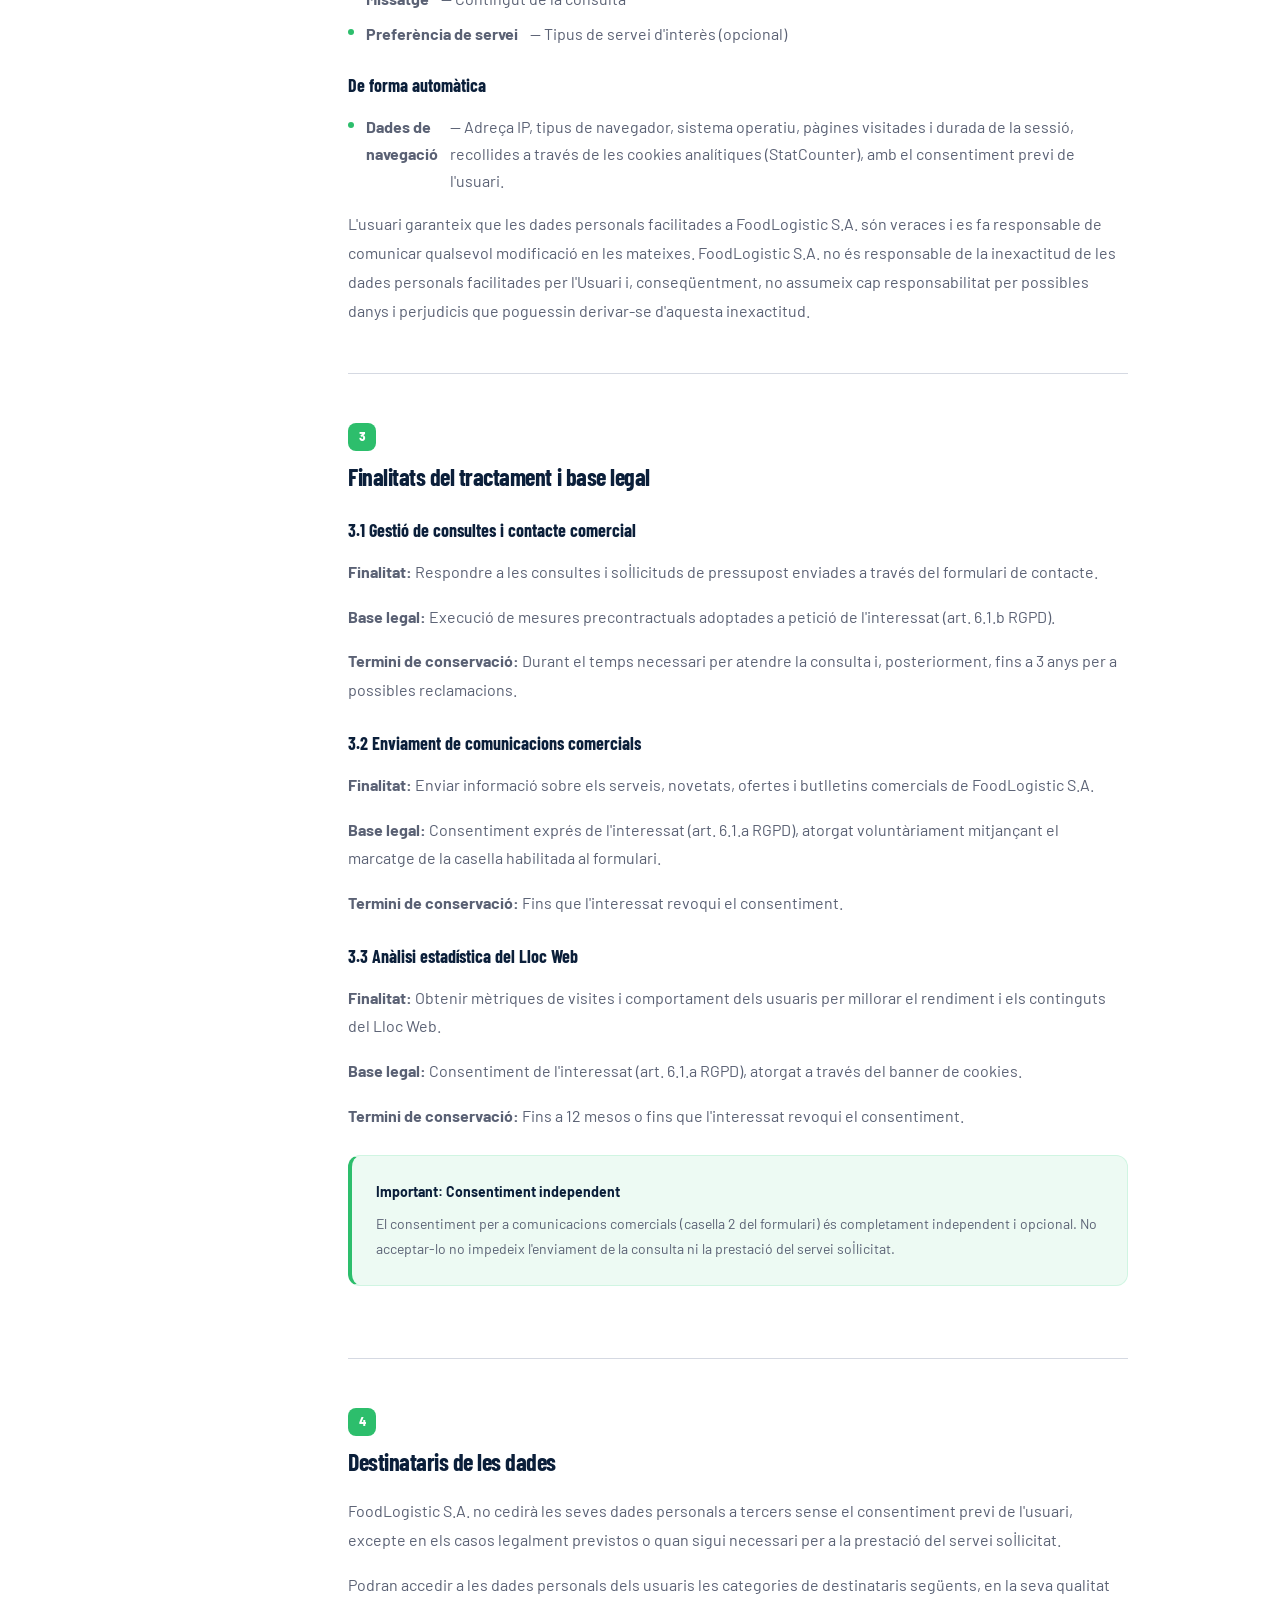
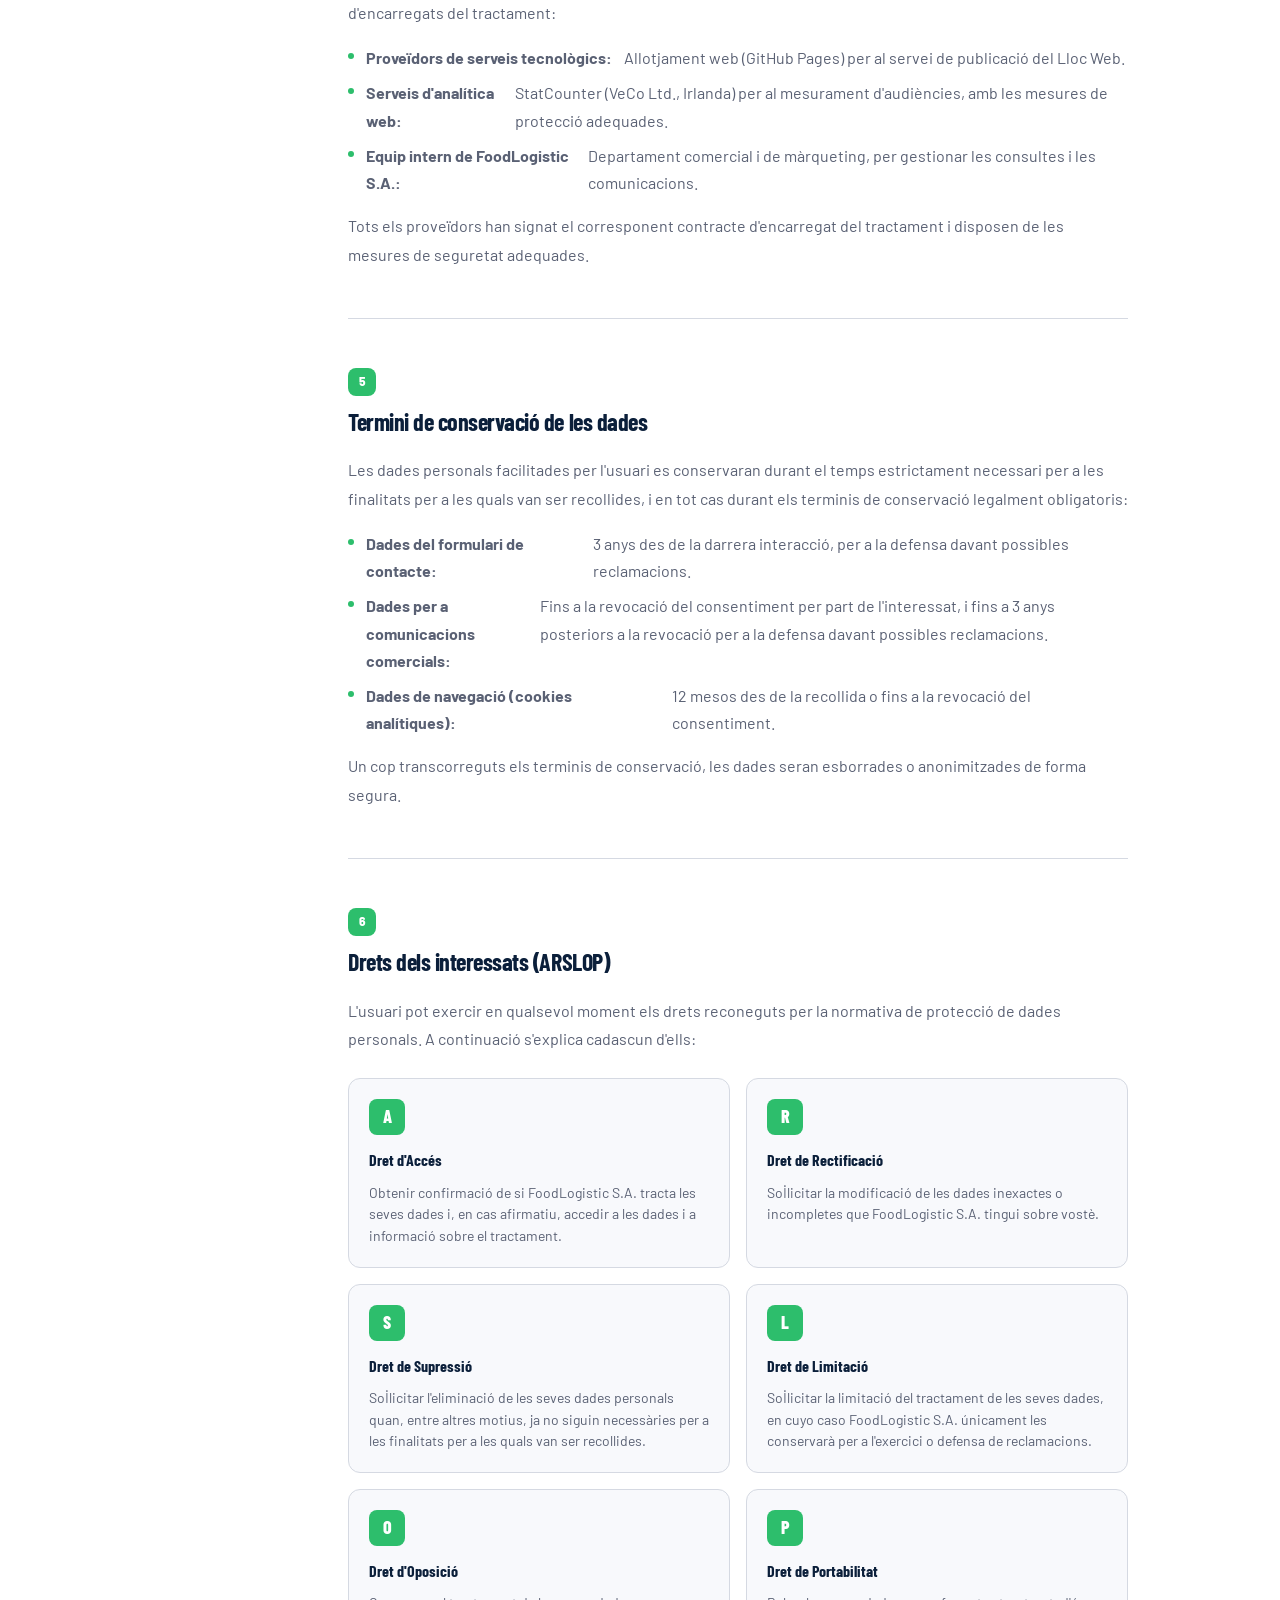
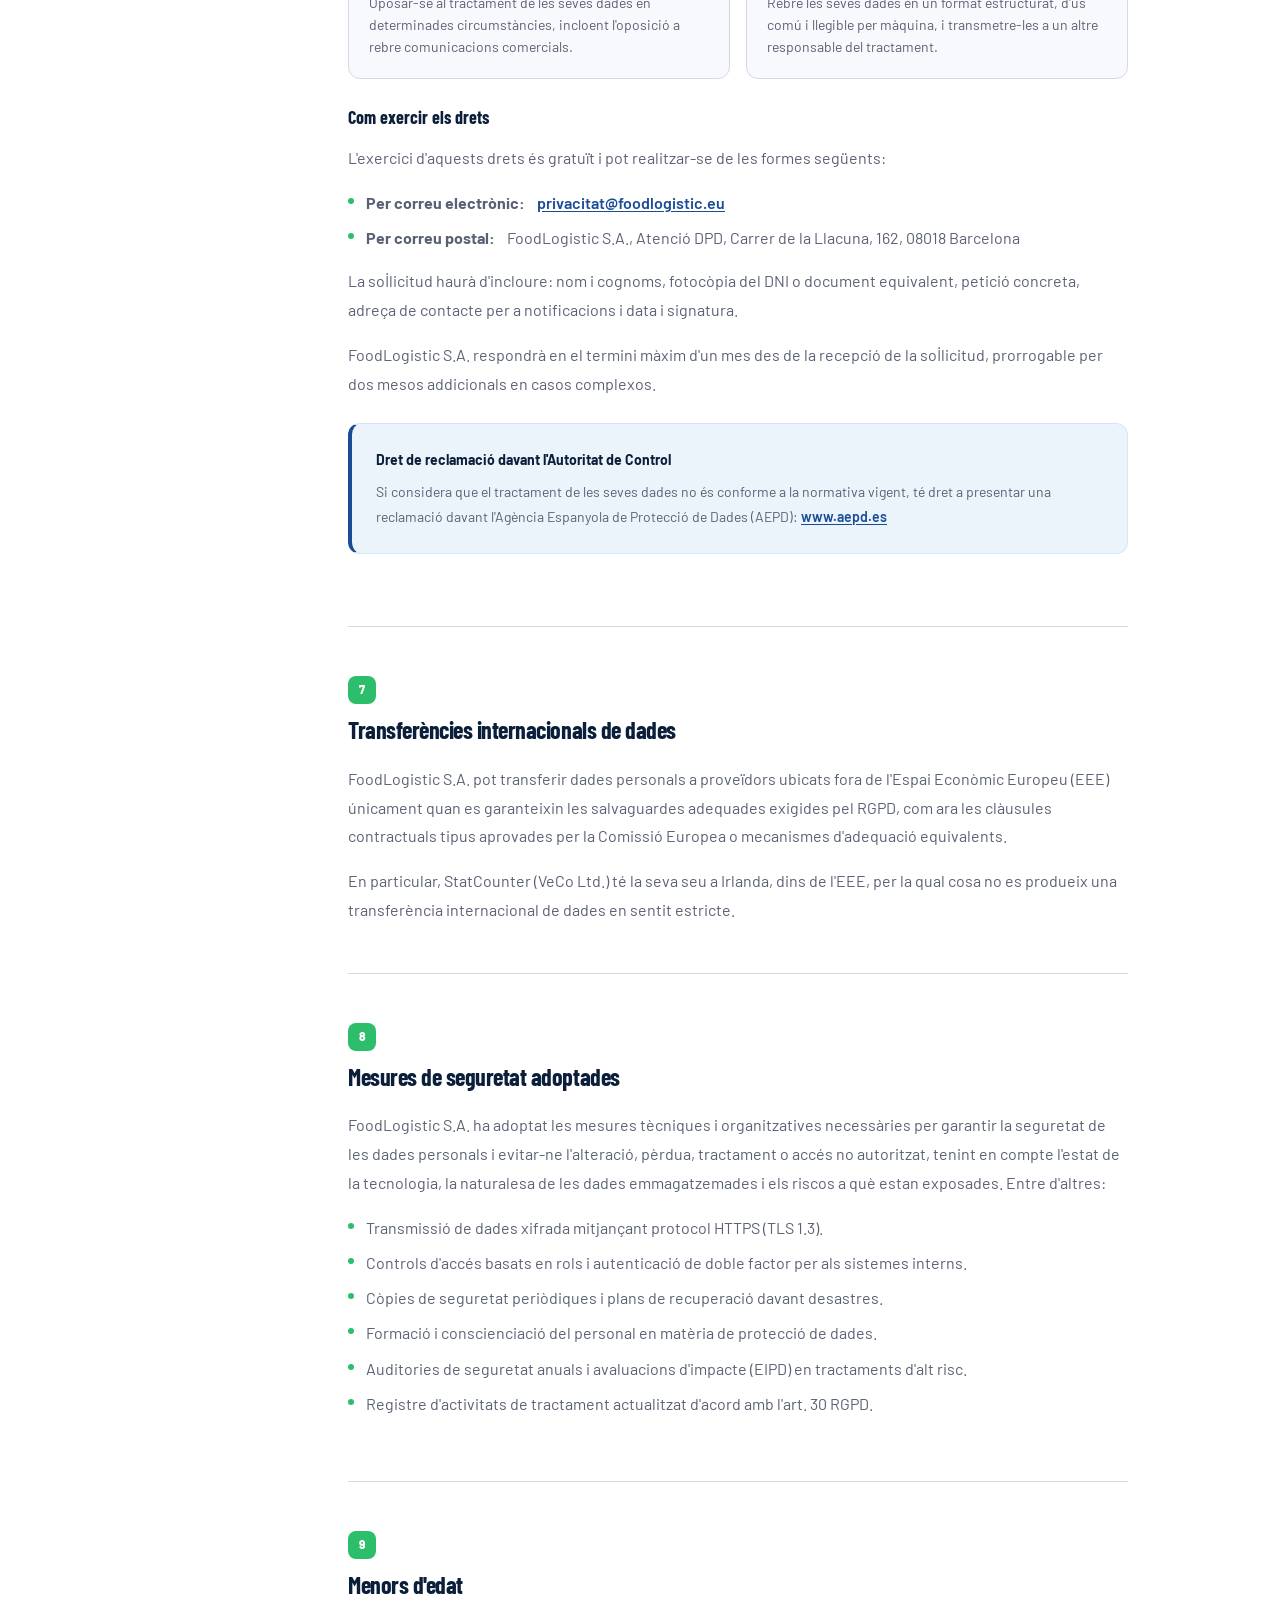
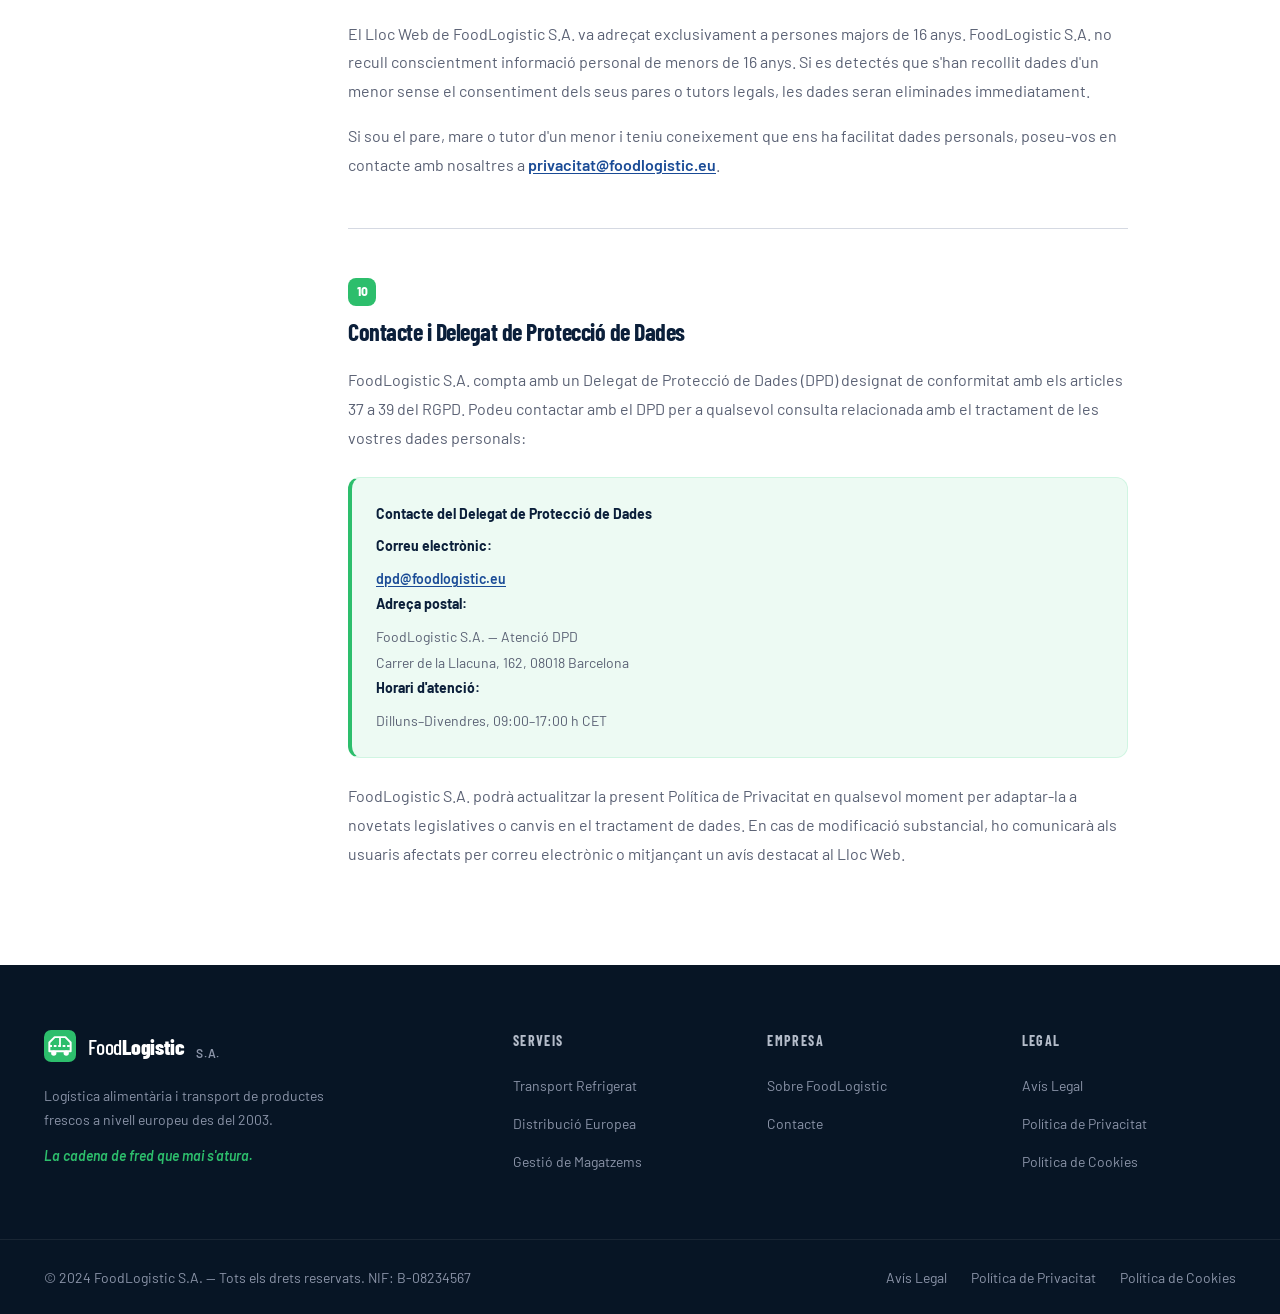
<file: docs/politica-privacitat.html>
<!DOCTYPE html>
<html lang="ca">
<head>
  <meta charset="UTF-8" />
  <meta name="viewport" content="width=device-width, initial-scale=1.0" />
  <meta name="description" content="Política de Privacitat de FoodLogistic S.A. — Com tractem les teves dades personals, drets ARSLOP i mesures de seguretat adoptades." />
  <meta name="robots" content="noindex, follow" />
  <title>Política de Privacitat — FoodLogistic S.A.</title>
  <link rel="preconnect" href="https://fonts.googleapis.com" />
  <link rel="preconnect" href="https://fonts.gstatic.com" crossorigin />
  <link href="https://fonts.googleapis.com/css2?family=Barlow:ital,wght@0,300;0,400;0,600;0,700;0,800;0,900;1,300&family=Barlow+Condensed:wght@500;600;700;800&family=Source+Sans+3:wght@300;400;600&display=swap" rel="stylesheet" />
  <link rel="stylesheet" href="styles.css" />
</head>
<body>

  <!-- NAVIGATION -->
  <header class="site-header scrolled" id="site-header">
    <nav class="nav-container" role="navigation" aria-label="Navegació principal">
      <a href="index.html" class="nav-logo" aria-label="FoodLogistic S.A. — Torna a l'inici">
        <span class="logo-icon" aria-hidden="true">
          <svg width="36" height="36" viewBox="0 0 36 36" fill="none" xmlns="http://www.w3.org/2000/svg">
            <rect width="36" height="36" rx="8" fill="#2DBE6C"/>
            <path d="M6 24V14l6-6h12l6 6v10H6z" fill="none" stroke="white" stroke-width="2.2" stroke-linejoin="round"/>
            <circle cx="11" cy="26" r="3" fill="white"/>
            <circle cx="25" cy="26" r="3" fill="white"/>
            <path d="M6 18h24" stroke="white" stroke-width="2" stroke-dasharray="3 2"/>
            <path d="M18 8v10" stroke="white" stroke-width="2"/>
          </svg>
        </span>
        <span class="logo-text">Food<strong>Logistic</strong></span>
        <span class="logo-tag">S.A.</span>
      </a>
      <button class="nav-toggle" id="nav-toggle" aria-expanded="false" aria-controls="nav-menu" aria-label="Obre o tanca el menú">
        <span></span><span></span><span></span>
      </button>
      <ul class="nav-menu" id="nav-menu" role="list">
        <li><a href="index.html#inici" class="nav-link">Inici</a></li>
        <li><a href="index.html#serveis" class="nav-link">Serveis</a></li>
        <li><a href="index.html#sobre-nosaltres" class="nav-link">Sobre nosaltres</a></li>
        <li><a href="index.html#contacte" class="nav-link nav-cta">Contacte</a></li>
      </ul>
    </nav>
  </header>

  <main>

    <!-- HERO LEGAL -->
    <section class="legal-hero">
      <div class="container legal-hero-inner">
        <a href="index.html" class="legal-hero-back">
          <svg width="16" height="16" viewBox="0 0 16 16" fill="none" aria-hidden="true">
            <path d="M10 12L6 8l4-4" stroke="currentColor" stroke-width="1.8" stroke-linecap="round" stroke-linejoin="round"/>
          </svg>
          Torna a l'inici
        </a>
        <span class="section-tag">Protecció de Dades</span>
        <h1 class="legal-title">Política de Privacitat</h1>
        <p class="legal-subtitle">Com recollim, tractem i protegim les teves dades personals, d'acord amb el Reglament General de Protecció de Dades (RGPD) i la Llei Orgànica 3/2018 de Protecció de Dades Personals i Garantia dels Drets Digitals (LOPDGDD).</p>
        <div class="legal-meta">
          <div class="legal-meta-item">
            <span class="legal-meta-label">Darrera actualització</span>
            <span class="legal-meta-value">Gener de 2025</span>
          </div>
          <div class="legal-meta-item">
            <span class="legal-meta-label">Normativa</span>
            <span class="legal-meta-value">RGPD (UE) 2016/679 · LOPDGDD</span>
          </div>
        </div>
      </div>
    </section>

    <!-- CONTINGUT -->
    <section class="legal-body">
      <div class="container legal-layout">

        <!-- ÍNDEX -->
        <nav class="legal-nav" aria-label="Índex del document">
          <p class="legal-nav-title">Contingut</p>
          <ul class="legal-nav-list" role="list">
            <li><a href="#responsable" class="legal-nav-link">1. Responsable del tractament</a></li>
            <li><a href="#dades" class="legal-nav-link">2. Dades que recollim</a></li>
            <li><a href="#finalitats" class="legal-nav-link">3. Finalitats i base legal</a></li>
            <li><a href="#destinataris" class="legal-nav-link">4. Destinataris</a></li>
            <li><a href="#conservacio" class="legal-nav-link">5. Termini de conservació</a></li>
            <li><a href="#drets" class="legal-nav-link">6. Drets ARSLOP</a></li>
            <li><a href="#transferencies" class="legal-nav-link">7. Transferències internacionals</a></li>
            <li><a href="#seguretat" class="legal-nav-link">8. Mesures de seguretat</a></li>
            <li><a href="#menors" class="legal-nav-link">9. Menors d'edat</a></li>
            <li><a href="#contacte-dpo" class="legal-nav-link">10. Contacte i DPD</a></li>
          </ul>
        </nav>

        <!-- CONTINGUT -->
        <div class="legal-content">

          <div class="legal-section" id="responsable">
            <div class="legal-section-num" aria-hidden="true">1</div>
            <h2>Responsable del tractament</h2>
            <div class="legal-info-box">
              <strong>Dades del Responsable del Tractament</strong>
              <p>
                <strong>Identitat:</strong> FoodLogistic, Societat Anònima (S.A.)<br/>
                <strong>NIF:</strong> B-08234567<br/>
                <strong>Adreça postal:</strong> Carrer de la Llacuna, 162, 08018 Barcelona<br/>
                <strong>Correu electrònic de contacte:</strong> <a href="mailto:info@foodlogistic.eu">info@foodlogistic.eu</a><br/>
                <strong>Delegat de Protecció de Dades (DPD):</strong> <a href="mailto:dpd@foodlogistic.eu">dpd@foodlogistic.eu</a>
              </p>
            </div>
            <p>FoodLogistic S.A. tracta les dades personals dels usuaris del seu lloc web de conformitat amb el que disposa el Reglament (UE) 2016/679 del Parlament Europeu i del Consell, de 27 d'abril de 2016 (RGPD), i la Llei Orgànica 3/2018, de 5 de desembre, de Protecció de Dades Personals i garantia dels drets digitals (LOPDGDD).</p>
          </div>

          <div class="legal-section" id="dades">
            <div class="legal-section-num" aria-hidden="true">2</div>
            <h2>Dades personals que recollim</h2>
            <p>FoodLogistic S.A. recull les dades personals que l'usuari facilita voluntàriament a través dels formularis del Lloc Web. Concretament, es recullen les dades següents:</p>

            <h3>A través del formulari de contacte</h3>
            <ul>
              <li><strong>Nom complet</strong> — Identificació de l'usuari</li>
              <li><strong>Correu electrònic</strong> — Canal de comunicació principal</li>
              <li><strong>Telèfon de contacte</strong> — Canal alternatiu de comunicació</li>
              <li><strong>Empresa</strong> — Identificació de l'entitat representada (opcional)</li>
              <li><strong>Missatge</strong> — Contingut de la consulta</li>
              <li><strong>Preferència de servei</strong> — Tipus de servei d'interès (opcional)</li>
            </ul>

            <h3>De forma automàtica</h3>
            <ul>
              <li><strong>Dades de navegació</strong> — Adreça IP, tipus de navegador, sistema operatiu, pàgines visitades i durada de la sessió, recollides a través de les cookies analítiques (StatCounter), amb el consentiment previ de l'usuari.</li>
            </ul>

            <p>L'usuari garanteix que les dades personals facilitades a FoodLogistic S.A. són veraces i es fa responsable de comunicar qualsevol modificació en les mateixes. FoodLogistic S.A. no és responsable de la inexactitud de les dades personals facilitades per l'Usuari i, conseqüentment, no assumeix cap responsabilitat per possibles danys i perjudicis que poguessin derivar-se d'aquesta inexactitud.</p>
          </div>

          <div class="legal-section" id="finalitats">
            <div class="legal-section-num" aria-hidden="true">3</div>
            <h2>Finalitats del tractament i base legal</h2>

            <h3>3.1 Gestió de consultes i contacte comercial</h3>
            <p><strong>Finalitat:</strong> Respondre a les consultes i sol·licituds de pressupost enviades a través del formulari de contacte.</p>
            <p><strong>Base legal:</strong> Execució de mesures precontractuals adoptades a petició de l'interessat (art. 6.1.b RGPD).</p>
            <p><strong>Termini de conservació:</strong> Durant el temps necessari per atendre la consulta i, posteriorment, fins a 3 anys per a possibles reclamacions.</p>

            <h3>3.2 Enviament de comunicacions comercials</h3>
            <p><strong>Finalitat:</strong> Enviar informació sobre els serveis, novetats, ofertes i butlletins comercials de FoodLogistic S.A.</p>
            <p><strong>Base legal:</strong> Consentiment exprés de l'interessat (art. 6.1.a RGPD), atorgat voluntàriament mitjançant el marcatge de la casella habilitada al formulari.</p>
            <p><strong>Termini de conservació:</strong> Fins que l'interessat revoqui el consentiment.</p>

            <h3>3.3 Anàlisi estadística del Lloc Web</h3>
            <p><strong>Finalitat:</strong> Obtenir mètriques de visites i comportament dels usuaris per millorar el rendiment i els continguts del Lloc Web.</p>
            <p><strong>Base legal:</strong> Consentiment de l'interessat (art. 6.1.a RGPD), atorgat a través del banner de cookies.</p>
            <p><strong>Termini de conservació:</strong> Fins a 12 mesos o fins que l'interessat revoqui el consentiment.</p>

            <div class="legal-info-box green">
              <strong>Important: Consentiment independent</strong>
              <p>El consentiment per a comunicacions comercials (casella 2 del formulari) és completament independent i opcional. No acceptar-lo no impedeix l'enviament de la consulta ni la prestació del servei sol·licitat.</p>
            </div>
          </div>

          <div class="legal-section" id="destinataris">
            <div class="legal-section-num" aria-hidden="true">4</div>
            <h2>Destinataris de les dades</h2>
            <p>FoodLogistic S.A. no cedirà les seves dades personals a tercers sense el consentiment previ de l'usuari, excepte en els casos legalment previstos o quan sigui necessari per a la prestació del servei sol·licitat.</p>
            <p>Podran accedir a les dades personals dels usuaris les categories de destinataris següents, en la seva qualitat d'encarregats del tractament:</p>
            <ul>
              <li><strong>Proveïdors de serveis tecnològics:</strong> Allotjament web (GitHub Pages) per al servei de publicació del Lloc Web.</li>
              <li><strong>Serveis d'analítica web:</strong> StatCounter (VeCo Ltd., Irlanda) per al mesurament d'audiències, amb les mesures de protecció adequades.</li>
              <li><strong>Equip intern de FoodLogistic S.A.:</strong> Departament comercial i de màrqueting, per gestionar les consultes i les comunicacions.</li>
            </ul>
            <p>Tots els proveïdors han signat el corresponent contracte d'encarregat del tractament i disposen de les mesures de seguretat adequades.</p>
          </div>

          <div class="legal-section" id="conservacio">
            <div class="legal-section-num" aria-hidden="true">5</div>
            <h2>Termini de conservació de les dades</h2>
            <p>Les dades personals facilitades per l'usuari es conservaran durant el temps estrictament necessari per a les finalitats per a les quals van ser recollides, i en tot cas durant els terminis de conservació legalment obligatoris:</p>
            <ul>
              <li><strong>Dades del formulari de contacte:</strong> 3 anys des de la darrera interacció, per a la defensa davant possibles reclamacions.</li>
              <li><strong>Dades per a comunicacions comercials:</strong> Fins a la revocació del consentiment per part de l'interessat, i fins a 3 anys posteriors a la revocació per a la defensa davant possibles reclamacions.</li>
              <li><strong>Dades de navegació (cookies analítiques):</strong> 12 mesos des de la recollida o fins a la revocació del consentiment.</li>
            </ul>
            <p>Un cop transcorreguts els terminis de conservació, les dades seran esborrades o anonimitzades de forma segura.</p>
          </div>

          <div class="legal-section" id="drets">
            <div class="legal-section-num" aria-hidden="true">6</div>
            <h2>Drets dels interessats (ARSLOP)</h2>
            <p>L'usuari pot exercir en qualsevol moment els drets reconeguts per la normativa de protecció de dades personals. A continuació s'explica cadascun d'ells:</p>

            <div class="rights-grid">
              <div class="right-card">
                <div class="right-card-letter">A</div>
                <h4>Dret d'Accés</h4>
                <p>Obtenir confirmació de si FoodLogistic S.A. tracta les seves dades i, en cas afirmatiu, accedir a les dades i a informació sobre el tractament.</p>
              </div>
              <div class="right-card">
                <div class="right-card-letter">R</div>
                <h4>Dret de Rectificació</h4>
                <p>Sol·licitar la modificació de les dades inexactes o incompletes que FoodLogistic S.A. tingui sobre vostè.</p>
              </div>
              <div class="right-card">
                <div class="right-card-letter">S</div>
                <h4>Dret de Supressió</h4>
                <p>Sol·licitar l'eliminació de les seves dades personals quan, entre altres motius, ja no siguin necessàries per a les finalitats per a les quals van ser recollides.</p>
              </div>
              <div class="right-card">
                <div class="right-card-letter">L</div>
                <h4>Dret de Limitació</h4>
                <p>Sol·licitar la limitació del tractament de les seves dades, en cuyo caso FoodLogistic S.A. únicament les conservarà per a l'exercici o defensa de reclamacions.</p>
              </div>
              <div class="right-card">
                <div class="right-card-letter">O</div>
                <h4>Dret d'Oposició</h4>
                <p>Oposar-se al tractament de les seves dades en determinades circumstàncies, incloent l'oposició a rebre comunicacions comercials.</p>
              </div>
              <div class="right-card">
                <div class="right-card-letter">P</div>
                <h4>Dret de Portabilitat</h4>
                <p>Rebre les seves dades en un format estructurat, d'ús comú i llegible per màquina, i transmetre-les a un altre responsable del tractament.</p>
              </div>
            </div>

            <h3>Com exercir els drets</h3>
            <p>L'exercici d'aquests drets és gratuït i pot realitzar-se de les formes següents:</p>
            <ul>
              <li><strong>Per correu electrònic:</strong> <a href="mailto:privacitat@foodlogistic.eu">privacitat@foodlogistic.eu</a></li>
              <li><strong>Per correu postal:</strong> FoodLogistic S.A., Atenció DPD, Carrer de la Llacuna, 162, 08018 Barcelona</li>
            </ul>
            <p>La sol·licitud haurà d'incloure: nom i cognoms, fotocòpia del DNI o document equivalent, petició concreta, adreça de contacte per a notificacions i data i signatura.</p>
            <p>FoodLogistic S.A. respondrà en el termini màxim d'un mes des de la recepció de la sol·licitud, prorrogable per dos mesos addicionals en casos complexos.</p>

            <div class="legal-info-box">
              <strong>Dret de reclamació davant l'Autoritat de Control</strong>
              <p>Si considera que el tractament de les seves dades no és conforme a la normativa vigent, té dret a presentar una reclamació davant l'Agència Espanyola de Protecció de Dades (AEPD): <a href="https://www.aepd.es" target="_blank" rel="noopener">www.aepd.es</a></p>
            </div>
          </div>

          <div class="legal-section" id="transferencies">
            <div class="legal-section-num" aria-hidden="true">7</div>
            <h2>Transferències internacionals de dades</h2>
            <p>FoodLogistic S.A. pot transferir dades personals a proveïdors ubicats fora de l'Espai Econòmic Europeu (EEE) únicament quan es garanteixin les salvaguardes adequades exigides pel RGPD, com ara les clàusules contractuals tipus aprovades per la Comissió Europea o mecanismes d'adequació equivalents.</p>
            <p>En particular, StatCounter (VeCo Ltd.) té la seva seu a Irlanda, dins de l'EEE, per la qual cosa no es produeix una transferència internacional de dades en sentit estricte.</p>
          </div>

          <div class="legal-section" id="seguretat">
            <div class="legal-section-num" aria-hidden="true">8</div>
            <h2>Mesures de seguretat adoptades</h2>
            <p>FoodLogistic S.A. ha adoptat les mesures tècniques i organitzatives necessàries per garantir la seguretat de les dades personals i evitar-ne l'alteració, pèrdua, tractament o accés no autoritzat, tenint en compte l'estat de la tecnologia, la naturalesa de les dades emmagatzemades i els riscos a què estan exposades. Entre d'altres:</p>
            <ul>
              <li>Transmissió de dades xifrada mitjançant protocol HTTPS (TLS 1.3).</li>
              <li>Controls d'accés basats en rols i autenticació de doble factor per als sistemes interns.</li>
              <li>Còpies de seguretat periòdiques i plans de recuperació davant desastres.</li>
              <li>Formació i conscienciació del personal en matèria de protecció de dades.</li>
              <li>Auditories de seguretat anuals i avaluacions d'impacte (EIPD) en tractaments d'alt risc.</li>
              <li>Registre d'activitats de tractament actualitzat d'acord amb l'art. 30 RGPD.</li>
            </ul>
          </div>

          <div class="legal-section" id="menors">
            <div class="legal-section-num" aria-hidden="true">9</div>
            <h2>Menors d'edat</h2>
            <p>El Lloc Web de FoodLogistic S.A. va adreçat exclusivament a persones majors de 16 anys. FoodLogistic S.A. no recull conscientment informació personal de menors de 16 anys. Si es detectés que s'han recollit dades d'un menor sense el consentiment dels seus pares o tutors legals, les dades seran eliminades immediatament.</p>
            <p>Si sou el pare, mare o tutor d'un menor i teniu coneixement que ens ha facilitat dades personals, poseu-vos en contacte amb nosaltres a <a href="mailto:privacitat@foodlogistic.eu">privacitat@foodlogistic.eu</a>.</p>
          </div>

          <div class="legal-section" id="contacte-dpo">
            <div class="legal-section-num" aria-hidden="true">10</div>
            <h2>Contacte i Delegat de Protecció de Dades</h2>
            <p>FoodLogistic S.A. compta amb un Delegat de Protecció de Dades (DPD) designat de conformitat amb els articles 37 a 39 del RGPD. Podeu contactar amb el DPD per a qualsevol consulta relacionada amb el tractament de les vostres dades personals:</p>

            <div class="legal-info-box green">
              <strong>Contacte del Delegat de Protecció de Dades</strong>
              <p>
                <strong>Correu electrònic:</strong> <a href="mailto:dpd@foodlogistic.eu">dpd@foodlogistic.eu</a><br/>
                <strong>Adreça postal:</strong> FoodLogistic S.A. — Atenció DPD<br/>
                Carrer de la Llacuna, 162, 08018 Barcelona<br/>
                <strong>Horari d'atenció:</strong> Dilluns–Divendres, 09:00–17:00 h CET
              </p>
            </div>

            <p>FoodLogistic S.A. podrà actualitzar la present Política de Privacitat en qualsevol moment per adaptar-la a novetats legislatives o canvis en el tractament de dades. En cas de modificació substancial, ho comunicarà als usuaris afectats per correu electrònic o mitjançant un avís destacat al Lloc Web.</p>
          </div>

        </div>
      </div>
    </section>

  </main>

  <!-- FOOTER -->
  <footer class="site-footer" role="contentinfo">
    <div class="footer-main">
      <div class="container footer-grid">
        <div class="footer-brand">
          <a href="index.html" class="nav-logo footer-logo">
            <span class="logo-icon" aria-hidden="true">
              <svg width="32" height="32" viewBox="0 0 36 36" fill="none">
                <rect width="36" height="36" rx="8" fill="#2DBE6C"/>
                <path d="M6 24V14l6-6h12l6 6v10H6z" fill="none" stroke="white" stroke-width="2.2" stroke-linejoin="round"/>
                <circle cx="11" cy="26" r="3" fill="white"/>
                <circle cx="25" cy="26" r="3" fill="white"/>
                <path d="M6 18h24" stroke="white" stroke-width="2" stroke-dasharray="3 2"/>
                <path d="M18 8v10" stroke="white" stroke-width="2"/>
              </svg>
            </span>
            <span class="logo-text">Food<strong>Logistic</strong></span>
            <span class="logo-tag">S.A.</span>
          </a>
          <p class="footer-brand-desc">Logística alimentària i transport de productes frescos a nivell europeu des del 2003.</p>
          <p class="footer-slogan">La cadena de fred que mai s'atura.</p>
        </div>
        <div class="footer-col">
          <h4 class="footer-heading">Serveis</h4>
          <ul class="footer-links" role="list">
            <li><a href="index.html#serveis">Transport Refrigerat</a></li>
            <li><a href="index.html#serveis">Distribució Europea</a></li>
            <li><a href="index.html#serveis">Gestió de Magatzems</a></li>
          </ul>
        </div>
        <div class="footer-col">
          <h4 class="footer-heading">Empresa</h4>
          <ul class="footer-links" role="list">
            <li><a href="index.html#sobre-nosaltres">Sobre FoodLogistic</a></li>
            <li><a href="index.html#contacte">Contacte</a></li>
          </ul>
        </div>
        <div class="footer-col">
          <h4 class="footer-heading">Legal</h4>
          <ul class="footer-links" role="list">
            <li><a href="avis-legal.html">Avís Legal</a></li>
            <li><a href="politica-privacitat.html" aria-current="page">Política de Privacitat</a></li>
            <li><a href="politica-cookies.html">Política de Cookies</a></li>
          </ul>
        </div>
      </div>
    </div>
    <div class="footer-bottom">
      <div class="container footer-bottom-inner">
        <p class="footer-copy">© 2024 FoodLogistic S.A. — Tots els drets reservats. NIF: B-08234567</p>
        <nav aria-label="Enllaços legals">
          <ul class="footer-legal" role="list">
            <li><a href="avis-legal.html">Avís Legal</a></li>
            <li><a href="politica-privacitat.html">Política de Privacitat</a></li>
            <li><a href="politica-cookies.html">Política de Cookies</a></li>
          </ul>
        </nav>
      </div>
    </div>
  </footer>

  <script>
    const toggle = document.getElementById('nav-toggle');
    const menu = document.getElementById('nav-menu');
    toggle.addEventListener('click', () => {
      const open = toggle.getAttribute('aria-expanded') === 'true';
      toggle.setAttribute('aria-expanded', String(!open));
      menu.classList.toggle('open', !open);
      toggle.classList.toggle('open', !open);
    });
  </script>
</body>
</html>
</file>
<file: docs/styles.css>
/* =====================================================
   FoodLogistic S.A. — Stylesheet
   Versió: 1.0 | Disseny: Corporatiu Modern Logística
   Fonts: Barlow Condensed (titulars) + Barlow + Source Sans 3
   ===================================================== */

/* =====================================================
   1. VARIABLES CSS
   ===================================================== */
:root {
  /* Paleta de color */
  --color-navy-900:   #071525;
  --color-navy-800:   #0B1F3A;
  --color-navy-700:   #102B52;
  --color-navy-600:   #163870;
  --color-navy-500:   #1A4B96;
  --color-navy-400:   #2E6AB5;
  --color-navy-300:   #5B93D3;
  --color-navy-100:   #D6E6F7;
  --color-navy-50:    #EBF3FB;

  --color-green-700:  #1A7D46;
  --color-green-600:  #22A259;
  --color-green-500:  #2DBE6C;
  --color-green-400:  #4DD68C;
  --color-green-100:  #D0F5E2;
  --color-green-50:   #EDFAF3;

  --color-gray-900:   #1A1E26;
  --color-gray-800:   #2C3040;
  --color-gray-700:   #3F4558;
  --color-gray-600:   #5A6174;
  --color-gray-400:   #8B94A8;
  --color-gray-300:   #B4BCC9;
  --color-gray-200:   #D5D9E2;
  --color-gray-100:   #EAECF0;
  --color-gray-50:    #F4F5F7;

  --color-white:      #FFFFFF;
  --color-off-white:  #F8F9FC;

  /* Semàntiques */
  --c-bg:             var(--color-off-white);
  --c-bg-alt:         var(--color-white);
  --c-text:           var(--color-gray-900);
  --c-text-muted:     var(--color-gray-600);
  --c-text-light:     var(--color-gray-400);
  --c-brand:          var(--color-navy-800);
  --c-accent:         var(--color-green-500);
  --c-accent-hover:   var(--color-green-600);
  --c-border:         var(--color-gray-200);
  --c-link:           var(--color-navy-500);

  /* Tipografia */
  --font-display:     'Barlow Condensed', sans-serif;
  --font-body:        'Barlow', sans-serif;
  --font-alt:         'Source Sans 3', sans-serif;

  /* Escales tipogràfiques */
  --text-xs:    0.75rem;
  --text-sm:    0.875rem;
  --text-base:  1rem;
  --text-lg:    1.125rem;
  --text-xl:    1.25rem;
  --text-2xl:   1.5rem;
  --text-3xl:   1.875rem;
  --text-4xl:   2.25rem;
  --text-5xl:   3rem;
  --text-6xl:   3.75rem;
  --text-7xl:   4.5rem;

  /* Espaiat */
  --space-1:  0.25rem;
  --space-2:  0.5rem;
  --space-3:  0.75rem;
  --space-4:  1rem;
  --space-5:  1.25rem;
  --space-6:  1.5rem;
  --space-8:  2rem;
  --space-10: 2.5rem;
  --space-12: 3rem;
  --space-16: 4rem;
  --space-20: 5rem;
  --space-24: 6rem;
  --space-32: 8rem;

  /* Radis */
  --radius-sm:  4px;
  --radius-md:  8px;
  --radius-lg:  12px;
  --radius-xl:  16px;
  --radius-2xl: 24px;
  --radius-full: 9999px;

  /* Ombres */
  --shadow-sm:   0 1px 3px rgba(7,21,37,0.08), 0 1px 2px rgba(7,21,37,0.04);
  --shadow-md:   0 4px 12px rgba(7,21,37,0.10), 0 2px 6px rgba(7,21,37,0.06);
  --shadow-lg:   0 10px 30px rgba(7,21,37,0.12), 0 4px 12px rgba(7,21,37,0.08);
  --shadow-xl:   0 20px 50px rgba(7,21,37,0.15), 0 8px 20px rgba(7,21,37,0.10);
  --shadow-card: 0 2px 8px rgba(7,21,37,0.06), 0 8px 24px rgba(7,21,37,0.08);

  /* Transicions */
  --transition-fast:   150ms cubic-bezier(0.4, 0, 0.2, 1);
  --transition-base:   250ms cubic-bezier(0.4, 0, 0.2, 1);
  --transition-slow:   400ms cubic-bezier(0.4, 0, 0.2, 1);

  /* Layout */
  --container-max: 1240px;
  --container-pad: var(--space-6);
  --nav-height:    72px;
}

/* =====================================================
   2. RESET & BASE
   ===================================================== */
*, *::before, *::after {
  box-sizing: border-box;
  margin: 0;
  padding: 0;
}

html {
  scroll-behavior: smooth;
  -webkit-text-size-adjust: 100%;
  font-size: 16px;
}

body {
  font-family: var(--font-body);
  font-size: var(--text-base);
  line-height: 1.65;
  color: var(--c-text);
  background-color: var(--c-bg);
  -webkit-font-smoothing: antialiased;
  -moz-osx-font-smoothing: grayscale;
  overflow-x: hidden;
}

img, svg {
  display: block;
  max-width: 100%;
}

a {
  color: inherit;
  text-decoration: none;
}

ul {
  list-style: none;
}

button {
  cursor: pointer;
  border: none;
  background: none;
  font: inherit;
}

input, textarea, select {
  font: inherit;
}

/* Accessibilitat */
.sr-only {
  position: absolute;
  width: 1px;
  height: 1px;
  padding: 0;
  margin: -1px;
  overflow: hidden;
  clip: rect(0,0,0,0);
  white-space: nowrap;
  border-width: 0;
}

:focus-visible {
  outline: 2px solid var(--c-accent);
  outline-offset: 3px;
  border-radius: var(--radius-sm);
}

/* =====================================================
   3. UTILITATS
   ===================================================== */
.container {
  width: 100%;
  max-width: var(--container-max);
  margin-inline: auto;
  padding-inline: var(--container-pad);
}

.section {
  padding-block: var(--space-24);
}

/* Tags de secció */
.section-tag {
  display: inline-block;
  font-family: var(--font-body);
  font-size: var(--text-xs);
  font-weight: 700;
  letter-spacing: 0.12em;
  text-transform: uppercase;
  color: var(--c-accent);
  margin-bottom: var(--space-4);
  padding: var(--space-2) var(--space-4);
  background: var(--color-green-50);
  border-radius: var(--radius-full);
  border: 1px solid var(--color-green-100);
}

/* Capçaleres de secció */
.section-header {
  text-align: center;
  max-width: 680px;
  margin-inline: auto;
  margin-bottom: var(--space-16);
}

.section-header--left {
  text-align: left;
  margin-inline: 0;
}

.section-title {
  font-family: var(--font-display);
  font-size: clamp(var(--text-3xl), 4vw, var(--text-5xl));
  font-weight: 700;
  line-height: 1.1;
  letter-spacing: -0.02em;
  color: var(--c-brand);
  margin-bottom: var(--space-4);
}

.section-subtitle {
  font-size: var(--text-lg);
  color: var(--c-text-muted);
  line-height: 1.7;
  max-width: 600px;
  margin-inline: auto;
}

/* =====================================================
   4. BOTONS
   ===================================================== */
.btn {
  display: inline-flex;
  align-items: center;
  gap: var(--space-2);
  padding: 0.8rem 1.75rem;
  font-family: var(--font-body);
  font-size: var(--text-base);
  font-weight: 600;
  letter-spacing: 0.01em;
  border-radius: var(--radius-md);
  transition: all var(--transition-base);
  white-space: nowrap;
  position: relative;
  overflow: hidden;
}

.btn::after {
  content: '';
  position: absolute;
  inset: 0;
  background: rgba(255,255,255,0);
  transition: background var(--transition-fast);
}

.btn:hover::after {
  background: rgba(255,255,255,0.08);
}

.btn-primary {
  background: var(--c-accent);
  color: var(--color-white);
  box-shadow: 0 2px 8px rgba(45, 190, 108, 0.35), 0 1px 3px rgba(45,190,108,0.2);
}

.btn-primary:hover {
  background: var(--c-accent-hover);
  box-shadow: 0 4px 16px rgba(45, 190, 108, 0.45), 0 2px 6px rgba(45,190,108,0.25);
  transform: translateY(-1px);
}

.btn-primary:active {
  transform: translateY(0);
}

.btn-ghost {
  background: transparent;
  color: var(--color-white);
  border: 2px solid rgba(255,255,255,0.4);
  backdrop-filter: blur(4px);
}

.btn-ghost:hover {
  border-color: rgba(255,255,255,0.8);
  background: rgba(255,255,255,0.1);
}

.btn--large {
  padding: 1rem 2.5rem;
  font-size: var(--text-lg);
}

.btn--full {
  width: 100%;
  justify-content: center;
}

/* =====================================================
   5. NAVEGACIÓ
   ===================================================== */
.site-header {
  position: fixed;
  top: 0;
  left: 0;
  right: 0;
  z-index: 1000;
  transition: background var(--transition-slow), box-shadow var(--transition-slow);
}

.site-header.scrolled {
  background: rgba(7, 21, 37, 0.97);
  backdrop-filter: blur(12px);
  box-shadow: 0 1px 0 rgba(255,255,255,0.06), 0 4px 20px rgba(0,0,0,0.3);
}

.nav-container {
  display: flex;
  align-items: center;
  justify-content: space-between;
  height: var(--nav-height);
  max-width: var(--container-max);
  margin-inline: auto;
  padding-inline: var(--container-pad);
  gap: var(--space-8);
}

/* Logo */
.nav-logo {
  display: flex;
  align-items: center;
  gap: var(--space-3);
  flex-shrink: 0;
}

.logo-icon svg rect { transition: fill var(--transition-base); }

.logo-text {
  font-family: var(--font-display);
  font-size: 1.35rem;
  font-weight: 500;
  color: var(--color-white);
  letter-spacing: -0.01em;
}

.logo-text strong {
  font-weight: 800;
}

.logo-tag {
  font-size: var(--text-xs);
  font-weight: 600;
  color: var(--color-gray-400);
  letter-spacing: 0.05em;
  margin-top: 2px;
  align-self: flex-end;
}

/* Menú */
.nav-menu {
  display: flex;
  align-items: center;
  gap: var(--space-2);
}

.nav-link {
  font-size: var(--text-sm);
  font-weight: 600;
  letter-spacing: 0.02em;
  color: rgba(255,255,255,0.75);
  padding: var(--space-2) var(--space-4);
  border-radius: var(--radius-md);
  transition: color var(--transition-fast), background var(--transition-fast);
  position: relative;
}

.nav-link:hover,
.nav-link.active {
  color: var(--color-white);
  background: rgba(255,255,255,0.08);
}

.nav-cta {
  color: var(--color-white) !important;
  background: var(--c-accent) !important;
  padding: var(--space-2) var(--space-5) !important;
}

.nav-cta:hover {
  background: var(--c-accent-hover) !important;
}

/* Toggle mòbil */
.nav-toggle {
  display: none;
  flex-direction: column;
  justify-content: center;
  gap: 5px;
  width: 40px;
  height: 40px;
  padding: var(--space-2);
  border-radius: var(--radius-md);
}

.nav-toggle span {
  display: block;
  width: 22px;
  height: 2px;
  background: var(--color-white);
  border-radius: 2px;
  transition: all var(--transition-base);
  transform-origin: center;
}

.nav-toggle.open span:nth-child(1) { transform: translateY(7px) rotate(45deg); }
.nav-toggle.open span:nth-child(2) { opacity: 0; transform: scaleX(0); }
.nav-toggle.open span:nth-child(3) { transform: translateY(-7px) rotate(-45deg); }

/* =====================================================
   6. HERO
   ===================================================== */
.hero {
  position: relative;
  min-height: 100svh;
  display: flex;
  align-items: center;
  padding-top: var(--nav-height);
  overflow: hidden;
  color: var(--color-white);
}

.hero-media {
  position: absolute;
  inset: 0;
  z-index: 0;
}

.hero-bg {
  width: 100%;
  height: 100%;
  object-fit: cover;
  object-position: center 60%;
}

.hero-overlay {
  position: absolute;
  inset: 0;
  background: linear-gradient(
    105deg,
    rgba(7, 21, 37, 0.90) 0%,
    rgba(11, 31, 58, 0.82) 40%,
    rgba(16, 43, 82, 0.60) 75%,
    rgba(16, 43, 82, 0.40) 100%
  );
}

.hero-content {
  position: relative;
  z-index: 1;
  padding-block: var(--space-24) var(--space-32);
  max-width: 780px;
}

.hero-badge {
  display: inline-flex;
  align-items: center;
  gap: var(--space-2);
  font-size: var(--text-sm);
  font-weight: 600;
  letter-spacing: 0.04em;
  color: rgba(255,255,255,0.85);
  background: rgba(255,255,255,0.08);
  border: 1px solid rgba(255,255,255,0.15);
  backdrop-filter: blur(6px);
  padding: var(--space-2) var(--space-4);
  border-radius: var(--radius-full);
  margin-bottom: var(--space-6);
}

.badge-dot {
  width: 8px;
  height: 8px;
  border-radius: 50%;
  background: var(--c-accent);
  animation: pulse-dot 2s infinite;
  flex-shrink: 0;
}

@keyframes pulse-dot {
  0%, 100% { box-shadow: 0 0 0 0 rgba(45,190,108,0.5); }
  50% { box-shadow: 0 0 0 6px rgba(45,190,108,0); }
}

.hero-title {
  font-family: var(--font-display);
  font-size: clamp(var(--text-5xl), 7vw, var(--text-7xl));
  font-weight: 800;
  line-height: 1.0;
  letter-spacing: -0.03em;
  margin-bottom: var(--space-6);
  color: var(--color-white);
}

.hero-title em {
  font-style: italic;
  color: var(--c-accent);
  font-weight: 700;
}

.hero-subtitle {
  font-size: clamp(var(--text-base), 2vw, var(--text-xl));
  line-height: 1.7;
  color: rgba(255,255,255,0.75);
  max-width: 560px;
  margin-bottom: var(--space-10);
}

.hero-actions {
  display: flex;
  flex-wrap: wrap;
  gap: var(--space-4);
  margin-bottom: var(--space-16);
}

/* Stats del hero */
.hero-stats {
  display: flex;
  flex-wrap: wrap;
  gap: var(--space-8);
}

.hero-stat {
  display: flex;
  flex-direction: column;
  min-width: 80px;
}

.stat-number {
  font-family: var(--font-display);
  font-size: var(--text-3xl);
  font-weight: 800;
  color: var(--color-white);
  line-height: 1;
  letter-spacing: -0.02em;
  display: inline-flex;
  align-items: flex-start;
  gap: 1px;
}

.stat-plus {
  font-size: var(--text-xl);
  font-weight: 700;
  color: var(--c-accent);
  margin-top: 2px;
}

.stat-label {
  font-size: var(--text-xs);
  font-weight: 600;
  text-transform: uppercase;
  letter-spacing: 0.08em;
  color: rgba(255,255,255,0.5);
  margin-top: var(--space-1);
}

/* Botó scroll */
.hero-scroll {
  position: absolute;
  bottom: var(--space-8);
  left: 50%;
  transform: translateX(-50%);
  z-index: 1;
  color: rgba(255,255,255,0.5);
  animation: bounce 2.5s infinite;
  transition: color var(--transition-fast);
}

.hero-scroll:hover { color: var(--c-accent); }

@keyframes bounce {
  0%, 100% { transform: translateX(-50%) translateY(0); }
  50% { transform: translateX(-50%) translateY(8px); }
}

/* =====================================================
   7. TRUST STRIP
   ===================================================== */
.trust-strip {
  background: var(--color-navy-800);
  padding-block: var(--space-5);
  border-top: 1px solid rgba(255,255,255,0.04);
  border-bottom: 1px solid rgba(255,255,255,0.04);
  overflow: hidden;
}

.trust-inner {
  display: flex;
  align-items: center;
  gap: var(--space-8);
  flex-wrap: wrap;
}

.trust-label {
  font-size: var(--text-xs);
  font-weight: 700;
  letter-spacing: 0.1em;
  text-transform: uppercase;
  color: var(--color-gray-400);
  white-space: nowrap;
  flex-shrink: 0;
}

.trust-list {
  display: flex;
  flex-wrap: wrap;
  gap: var(--space-3);
  align-items: center;
}

.trust-item {
  font-size: var(--text-sm);
  font-weight: 600;
  letter-spacing: 0.05em;
  color: rgba(255,255,255,0.6);
  padding: var(--space-2) var(--space-4);
  border: 1px solid rgba(255,255,255,0.10);
  border-radius: var(--radius-full);
  transition: all var(--transition-fast);
  cursor: default;
}

.trust-item:hover {
  color: var(--c-accent);
  border-color: var(--c-accent);
  background: rgba(45,190,108,0.06);
}

/* =====================================================
   8. SERVEIS
   ===================================================== */
.services {
  background: var(--c-bg);
}

.services-grid {
  display: grid;
  grid-template-columns: repeat(2, 1fr);
  gap: var(--space-6);
}

/* Targeta de servei */
.service-card {
  background: var(--color-white);
  border-radius: var(--radius-xl);
  overflow: hidden;
  border: 1px solid var(--c-border);
  box-shadow: var(--shadow-card);
  transition: transform var(--transition-base), box-shadow var(--transition-base);
  display: grid;
  grid-template-rows: 240px 1fr;
}

.service-card:hover {
  transform: translateY(-4px);
  box-shadow: var(--shadow-xl);
  border-color: transparent;
}

.service-card--featured {
  grid-row: span 1;
}

.service-card--green .service-icon {
  color: var(--c-accent);
  background: var(--color-green-50);
  border-color: var(--color-green-100);
}

.service-card-media {
  overflow: hidden;
  position: relative;
}

.service-card-media img {
  width: 100%;
  height: 100%;
  object-fit: cover;
  transition: transform var(--transition-slow);
}

.service-card:hover .service-card-media img {
  transform: scale(1.05);
}

.service-card-body {
  padding: var(--space-8);
}

.service-icon {
  display: inline-flex;
  align-items: center;
  justify-content: center;
  width: 52px;
  height: 52px;
  border-radius: var(--radius-lg);
  background: var(--color-navy-50);
  border: 1px solid var(--color-navy-100);
  color: var(--color-navy-600);
  margin-bottom: var(--space-5);
}

.service-title {
  font-family: var(--font-display);
  font-size: var(--text-2xl);
  font-weight: 700;
  letter-spacing: -0.02em;
  color: var(--c-brand);
  margin-bottom: var(--space-3);
  line-height: 1.2;
}

.service-desc {
  font-size: var(--text-base);
  color: var(--c-text-muted);
  line-height: 1.7;
  margin-bottom: var(--space-5);
}

.service-features {
  display: grid;
  gap: var(--space-2);
  margin-bottom: var(--space-6);
}

.service-features li {
  display: flex;
  align-items: flex-start;
  gap: var(--space-2);
  font-size: var(--text-sm);
  color: var(--c-text-muted);
}

.service-features li::before {
  content: '';
  display: block;
  width: 6px;
  height: 6px;
  border-radius: 50%;
  background: var(--c-accent);
  flex-shrink: 0;
  margin-top: 7px;
}

.service-link {
  display: inline-flex;
  align-items: center;
  font-size: var(--text-sm);
  font-weight: 700;
  letter-spacing: 0.02em;
  color: var(--color-navy-500);
  transition: color var(--transition-fast), gap var(--transition-fast);
  gap: var(--space-1);
}

.service-link:hover {
  color: var(--c-accent);
  gap: var(--space-3);
}

/* Targetes compactes (sense imatge) — Serveis 5 i 6 */
.service-card--compact {
  grid-template-rows: auto;
  display: block;
}

.service-card--compact .service-card-body {
  padding: var(--space-8);
}

.service-card--tech .service-icon {
  color: var(--color-navy-700);
  background: linear-gradient(135deg, var(--color-navy-50), var(--color-navy-100));
  border-color: var(--color-navy-200);
}

/* =====================================================
   9. BANDA DE XIFRES
   ===================================================== */
.numbers-band {
  background: var(--color-navy-800);
  padding-block: var(--space-16);
  position: relative;
  overflow: hidden;
}

.numbers-band::before {
  content: '';
  position: absolute;
  inset: 0;
  background:
    radial-gradient(circle at 20% 50%, rgba(45,190,108,0.08) 0%, transparent 50%),
    radial-gradient(circle at 80% 50%, rgba(46,106,181,0.12) 0%, transparent 50%);
  pointer-events: none;
}

.numbers-grid {
  display: grid;
  grid-template-columns: repeat(6, 1fr);
  gap: var(--space-2);
}

.number-item {
  display: flex;
  flex-direction: column;
  align-items: center;
  text-align: center;
  padding: var(--space-6) var(--space-4);
  border-right: 1px solid rgba(255,255,255,0.08);
}

.number-item:last-child {
  border-right: none;
}

.number-val {
  font-family: var(--font-display);
  font-size: clamp(1.8rem, 3vw, 2.75rem);
  font-weight: 800;
  color: var(--color-white);
  line-height: 1;
  letter-spacing: -0.03em;
  margin-bottom: var(--space-2);
}

.number-val sup {
  font-size: 0.55em;
  font-weight: 700;
  color: var(--c-accent);
  vertical-align: super;
}

.number-label {
  font-size: var(--text-xs);
  font-weight: 600;
  text-transform: uppercase;
  letter-spacing: 0.08em;
  color: var(--color-gray-400);
  line-height: 1.4;
}

/* =====================================================
   10. SOBRE NOSALTRES
   ===================================================== */
.about {
  background: var(--color-white);
}

.about-intro {
  display: grid;
  grid-template-columns: 1fr 1fr;
  gap: var(--space-12);
  align-items: start;
  margin-bottom: var(--space-16);
}

.about-lead {
  font-size: var(--text-lg);
  line-height: 1.8;
  color: var(--c-text-muted);
  padding-top: 5rem;
}

.about-layout {
  display: grid;
  grid-template-columns: 1fr 1fr;
  gap: var(--space-16);
  align-items: start;
  margin-bottom: var(--space-16);
}

/* Imatges about */
.about-visual {
  position: relative;
  padding-bottom: var(--space-12);
}

.about-img-main {
  border-radius: var(--radius-2xl);
  overflow: hidden;
  box-shadow: var(--shadow-xl);
}

.about-img-main img {
  width: 100%;
  height: 440px;
  object-fit: cover;
}

.about-img-secondary {
  position: absolute;
  bottom: 0;
  right: -var(--space-6);
  width: 55%;
  border-radius: var(--radius-xl);
  overflow: hidden;
  box-shadow: var(--shadow-xl);
  border: 4px solid var(--color-white);
  right: 0;
}

.about-img-secondary img {
  width: 100%;
  height: 200px;
  object-fit: cover;
}

.about-badge-floating {
  position: absolute;
  top: var(--space-6);
  left: calc(-1 * var(--space-6));
  background: var(--c-accent);
  color: var(--color-white);
  padding: var(--space-4) var(--space-6);
  border-radius: var(--radius-xl);
  box-shadow: var(--shadow-lg);
  display: flex;
  flex-direction: column;
  align-items: center;
  text-align: center;
  z-index: 2;
}

.badge-year {
  font-family: var(--font-display);
  font-size: var(--text-3xl);
  font-weight: 800;
  line-height: 1;
  letter-spacing: -0.02em;
  display: block;
}

.about-badge-floating span {
  font-size: var(--text-xs);
  font-weight: 600;
  text-transform: uppercase;
  letter-spacing: 0.08em;
  opacity: 0.85;
  margin-top: var(--space-1);
}

/* Blocs de missió / visió / valors */
.about-content {
  display: flex;
  flex-direction: column;
  gap: var(--space-8);
}

.about-block {
  display: flex;
  gap: var(--space-5);
  align-items: flex-start;
}

.about-block-icon {
  display: flex;
  align-items: center;
  justify-content: center;
  width: 44px;
  height: 44px;
  flex-shrink: 0;
  border-radius: var(--radius-lg);
  background: var(--color-navy-50);
  color: var(--color-navy-600);
  border: 1px solid var(--color-navy-100);
  margin-top: 2px;
}

.about-block h3 {
  font-family: var(--font-display);
  font-size: var(--text-xl);
  font-weight: 700;
  letter-spacing: -0.01em;
  color: var(--c-brand);
  margin-bottom: var(--space-2);
}

.about-block p {
  font-size: var(--text-base);
  color: var(--c-text-muted);
  line-height: 1.75;
}

/* Timeline */
.about-timeline {
  padding-left: var(--space-5);
  border-left: 2px solid var(--c-border);
  display: flex;
  flex-direction: column;
  gap: var(--space-4);
  margin-top: var(--space-4);
}

.timeline-item {
  display: flex;
  gap: var(--space-4);
  align-items: flex-start;
  position: relative;
}

.timeline-item::before {
  content: '';
  position: absolute;
  left: calc(-1 * var(--space-5) - 5px);
  top: 7px;
  width: 8px;
  height: 8px;
  border-radius: 50%;
  background: var(--c-accent);
  border: 2px solid var(--color-white);
  box-shadow: 0 0 0 2px var(--c-accent);
}

.timeline-year {
  font-family: var(--font-display);
  font-size: var(--text-sm);
  font-weight: 700;
  color: var(--color-navy-500);
  letter-spacing: 0.03em;
  min-width: 38px;
  flex-shrink: 0;
  margin-top: 1px;
}

.timeline-event {
  font-size: var(--text-sm);
  color: var(--c-text-muted);
  line-height: 1.5;
}

/* Equip */
.team-section {
  padding-top: var(--space-12);
  border-top: 1px solid var(--c-border);
}

.team-heading {
  font-family: var(--font-display);
  font-size: var(--text-2xl);
  font-weight: 700;
  letter-spacing: -0.02em;
  color: var(--c-brand);
  margin-bottom: var(--space-10);
  text-align: center;
}

.team-grid {
  display: grid;
  grid-template-columns: repeat(4, 1fr);
  gap: var(--space-6);
}

.team-card {
  text-align: center;
  padding: var(--space-8) var(--space-5);
  border-radius: var(--radius-xl);
  background: var(--c-bg);
  border: 1px solid var(--c-border);
  transition: all var(--transition-base);
}

.team-card:hover {
  transform: translateY(-4px);
  box-shadow: var(--shadow-lg);
  border-color: transparent;
  background: var(--color-white);
}

.team-avatar {
  width: 90px;
  height: 90px;
  border-radius: 50%;
  overflow: hidden;
  margin-inline: auto;
  margin-bottom: var(--space-4);
  border: 3px solid var(--color-white);
  box-shadow: var(--shadow-md);
}

.team-avatar img {
  width: 100%;
  height: 100%;
  object-fit: cover;
}

.team-name {
  font-family: var(--font-display);
  font-size: var(--text-lg);
  font-weight: 700;
  letter-spacing: -0.01em;
  color: var(--c-brand);
  margin-bottom: var(--space-1);
}

.team-role {
  display: block;
  font-size: var(--text-xs);
  font-weight: 700;
  text-transform: uppercase;
  letter-spacing: 0.1em;
  color: var(--c-accent);
  margin-bottom: var(--space-3);
}

.team-bio {
  font-size: var(--text-sm);
  color: var(--c-text-muted);
  line-height: 1.6;
}

/* =====================================================
   11. CTA BAND
   ===================================================== */
.cta-band {
  position: relative;
  padding-block: var(--space-24);
  overflow: hidden;
  color: var(--color-white);
}

.cta-band-bg {
  position: absolute;
  inset: 0;
}

.cta-band-bg img {
  width: 100%;
  height: 100%;
  object-fit: cover;
}

.cta-overlay {
  position: absolute;
  inset: 0;
  background: linear-gradient(
    135deg,
    rgba(7, 21, 37, 0.95) 0%,
    rgba(22, 56, 112, 0.88) 100%
  );
}

.cta-content {
  position: relative;
  z-index: 1;
  text-align: center;
  max-width: 640px;
  margin-inline: auto;
}

.cta-title {
  font-family: var(--font-display);
  font-size: clamp(var(--text-3xl), 5vw, var(--text-5xl));
  font-weight: 700;
  letter-spacing: -0.02em;
  line-height: 1.1;
  margin-bottom: var(--space-5);
}

.cta-sub {
  font-size: var(--text-lg);
  color: rgba(255,255,255,0.75);
  line-height: 1.7;
  margin-bottom: var(--space-10);
}

/* =====================================================
   12. CONTACTE
   ===================================================== */
.contact {
  background: var(--c-bg);
}

.contact-layout {
  display: grid;
  grid-template-columns: 1fr 1.2fr;
  gap: var(--space-16);
  align-items: start;
}

.contact-lead {
  font-size: var(--text-lg);
  color: var(--c-text-muted);
  line-height: 1.75;
  margin-bottom: var(--space-8);
}

.contact-title {
  max-width: none !important;
}

/* Detalls de contacte */
.contact-details {
  display: flex;
  flex-direction: column;
  gap: var(--space-5);
  margin-bottom: var(--space-8);
}

.contact-details li {
  display: flex;
  gap: var(--space-4);
  align-items: flex-start;
}

.contact-detail-icon {
  display: flex;
  align-items: center;
  justify-content: center;
  width: 40px;
  height: 40px;
  flex-shrink: 0;
  border-radius: var(--radius-lg);
  background: var(--color-navy-50);
  color: var(--color-navy-600);
  border: 1px solid var(--color-navy-100);
}

.contact-details strong {
  display: block;
  font-size: var(--text-sm);
  font-weight: 700;
  color: var(--c-brand);
  margin-bottom: 2px;
}

.contact-details span,
.contact-details a {
  font-size: var(--text-sm);
  color: var(--c-text-muted);
  transition: color var(--transition-fast);
}

.contact-details a:hover {
  color: var(--c-accent);
}

/* Hubs */
.contact-hubs {
  padding-top: var(--space-6);
  border-top: 1px solid var(--c-border);
}

.hubs-label {
  font-size: var(--text-xs);
  font-weight: 700;
  letter-spacing: 0.1em;
  text-transform: uppercase;
  color: var(--c-text-light);
  margin-bottom: var(--space-3);
}

.hubs-list {
  display: flex;
  flex-wrap: wrap;
  gap: var(--space-2);
}

.hub-tag {
  font-size: var(--text-sm);
  font-weight: 600;
  color: var(--c-brand);
  background: var(--color-navy-50);
  border: 1px solid var(--color-navy-100);
  padding: var(--space-1) var(--space-3);
  border-radius: var(--radius-full);
}

/* Formulari */
.contact-form-wrap {
  background: var(--color-white);
  border-radius: var(--radius-2xl);
  padding: var(--space-10);
  box-shadow: var(--shadow-xl);
  border: 1px solid var(--c-border);
}

.form-header {
  margin-bottom: var(--space-8);
  padding-bottom: var(--space-6);
  border-bottom: 1px solid var(--c-border);
}

.form-header h3 {
  font-family: var(--font-display);
  font-size: var(--text-2xl);
  font-weight: 700;
  color: var(--c-brand);
  letter-spacing: -0.02em;
  margin-bottom: var(--space-2);
}

.form-header p {
  font-size: var(--text-sm);
  color: var(--c-text-muted);
}

.form-row {
  margin-bottom: var(--space-5);
}

.form-row--two {
  display: grid;
  grid-template-columns: 1fr 1fr;
  gap: var(--space-4);
  margin-bottom: 0;
}

.form-group {
  display: flex;
  flex-direction: column;
  gap: var(--space-2);
  margin-bottom: var(--space-5);
}

.form-label {
  font-size: var(--text-sm);
  font-weight: 600;
  color: var(--c-text);
  letter-spacing: 0.01em;
}

.form-label span {
  color: var(--c-accent);
}

.form-input {
  width: 100%;
  padding: 0.7rem var(--space-4);
  font-size: var(--text-base);
  color: var(--c-text);
  background: var(--c-bg);
  border: 1.5px solid var(--c-border);
  border-radius: var(--radius-md);
  transition: border-color var(--transition-fast), box-shadow var(--transition-fast), background var(--transition-fast);
  appearance: none;
}

.form-input::placeholder {
  color: var(--c-text-light);
}

.form-input:hover {
  border-color: var(--color-gray-300);
}

.form-input:focus {
  outline: none;
  border-color: var(--color-navy-500);
  background: var(--color-white);
  box-shadow: 0 0 0 3px rgba(26, 75, 150, 0.12);
}

.form-input:disabled {
  opacity: 0.5;
  cursor: not-allowed;
}

.form-select {
  cursor: pointer;
  background-image: url("data:image/svg+xml,%3Csvg xmlns='http://www.w3.org/2000/svg' width='12' height='12' viewBox='0 0 12 12'%3E%3Cpath d='M2 4l4 4 4-4' stroke='%235A6174' stroke-width='1.5' fill='none' stroke-linecap='round'/%3E%3C/svg%3E");
  background-repeat: no-repeat;
  background-position: right 14px center;
  padding-right: 40px;
}

.form-textarea {
  resize: vertical;
  min-height: 130px;
  line-height: 1.6;
}

/* Checkbox */
.form-check {
  margin-bottom: var(--space-6);
}

.form-checkbox-label {
  display: flex;
  align-items: flex-start;
  gap: var(--space-3);
  cursor: pointer;
  font-size: var(--text-sm);
  color: var(--c-text-muted);
  line-height: 1.55;
}

.form-checkbox-label input[type="checkbox"] {
  width: 18px;
  height: 18px;
  border: 1.5px solid var(--c-border);
  border-radius: var(--radius-sm);
  background: var(--c-bg);
  cursor: pointer;
  flex-shrink: 0;
  margin-top: 1px;
  accent-color: var(--c-accent);
}

.form-link {
  color: var(--c-link);
  font-weight: 600;
  text-decoration: underline;
  text-decoration-color: transparent;
  transition: text-decoration-color var(--transition-fast);
}

.form-link:hover {
  text-decoration-color: currentColor;
}

/* Missatge d'èxit */
.form-success {
  display: flex;
  align-items: flex-start;
  gap: var(--space-4);
  padding: var(--space-5) var(--space-6);
  background: var(--color-green-50);
  border: 1px solid var(--color-green-100);
  border-radius: var(--radius-lg);
  margin-top: var(--space-4);
}

.form-success strong {
  display: block;
  font-size: var(--text-base);
  color: var(--color-green-700);
  margin-bottom: var(--space-1);
}

.form-success p {
  font-size: var(--text-sm);
  color: var(--color-green-600);
  line-height: 1.55;
}

/* =====================================================
   13. FOOTER
   ===================================================== */
.site-footer {
  background: var(--color-navy-900);
  color: var(--color-white);
}

.footer-main {
  padding-block: var(--space-16) var(--space-12);
  border-bottom: 1px solid rgba(255,255,255,0.07);
}

.footer-grid {
  display: grid;
  grid-template-columns: 2fr 1fr 1fr 1fr;
  gap: var(--space-10);
}

/* Brand col */
.footer-logo {
  margin-bottom: var(--space-5);
}

.footer-brand-desc {
  font-size: var(--text-sm);
  color: var(--color-gray-400);
  line-height: 1.7;
  margin-bottom: var(--space-3);
  max-width: 300px;
}

.footer-slogan {
  font-size: var(--text-sm);
  font-style: italic;
  color: var(--c-accent);
  font-weight: 600;
  margin-bottom: var(--space-6);
}

/* Social */
.footer-social {
  display: flex;
  gap: var(--space-3);
}

.social-link {
  display: flex;
  align-items: center;
  justify-content: center;
  width: 36px;
  height: 36px;
  border-radius: var(--radius-md);
  background: rgba(255,255,255,0.06);
  color: var(--color-gray-400);
  border: 1px solid rgba(255,255,255,0.08);
  transition: all var(--transition-fast);
}

.social-link:hover {
  background: var(--c-accent);
  color: var(--color-white);
  border-color: var(--c-accent);
  transform: translateY(-2px);
}

/* Footer cols */
.footer-heading {
  font-family: var(--font-display);
  font-size: var(--text-sm);
  font-weight: 700;
  text-transform: uppercase;
  letter-spacing: 0.1em;
  color: var(--color-gray-300);
  margin-bottom: var(--space-5);
}

.footer-links {
  display: flex;
  flex-direction: column;
  gap: var(--space-3);
}

.footer-links a {
  font-size: var(--text-sm);
  color: var(--color-gray-400);
  transition: color var(--transition-fast);
  line-height: 1.5;
}

.footer-links a:hover {
  color: var(--c-accent);
}

/* Certs */
.cert-badge {
  display: inline-block;
  font-size: var(--text-xs);
  font-weight: 600;
  letter-spacing: 0.04em;
  color: var(--color-gray-300);
  border: 1px solid rgba(255,255,255,0.10);
  padding: var(--space-1) var(--space-3);
  border-radius: var(--radius-full);
  cursor: default;
}

/* Footer bottom */
.footer-bottom {
  padding-block: var(--space-6);
}

.footer-bottom-inner {
  display: flex;
  align-items: center;
  justify-content: space-between;
  gap: var(--space-6);
  flex-wrap: wrap;
}

.footer-copy {
  font-size: var(--text-sm);
  color: var(--color-gray-400);
}

.footer-legal {
  display: flex;
  gap: var(--space-6);
}

.footer-legal a {
  font-size: var(--text-sm);
  color: var(--color-gray-400);
  transition: color var(--transition-fast);
}

.footer-legal a:hover {
  color: var(--c-accent);
}

/* =====================================================
   14. BACK TO TOP
   ===================================================== */
.back-to-top {
  position: fixed;
  bottom: var(--space-8);
  right: var(--space-8);
  z-index: 500;
  width: 44px;
  height: 44px;
  border-radius: 50%;
  background: var(--c-brand);
  color: var(--color-white);
  display: flex;
  align-items: center;
  justify-content: center;
  box-shadow: var(--shadow-lg);
  transition: all var(--transition-base);
  border: 2px solid rgba(255,255,255,0.1);
}

.back-to-top:hover {
  background: var(--c-accent);
  transform: translateY(-3px);
  box-shadow: var(--shadow-xl);
}

/* =====================================================
   15. ANIMACIONS DE SCROLL
   ===================================================== */
.anim-fade {
  opacity: 0;
  transform: translateY(24px);
  transition: opacity 0.55s cubic-bezier(0.22, 1, 0.36, 1),
              transform 0.55s cubic-bezier(0.22, 1, 0.36, 1);
}

.anim-fade.visible {
  opacity: 1;
  transform: translateY(0);
}

/* Delay en graella */
.service-card:nth-child(1) { transition-delay: 0.05s; }
.service-card:nth-child(2) { transition-delay: 0.15s; }
.service-card:nth-child(3) { transition-delay: 0.20s; }
.service-card:nth-child(4) { transition-delay: 0.30s; }

.team-card:nth-child(1) { transition-delay: 0.05s; }
.team-card:nth-child(2) { transition-delay: 0.12s; }
.team-card:nth-child(3) { transition-delay: 0.19s; }
.team-card:nth-child(4) { transition-delay: 0.26s; }

.number-item:nth-child(1) { transition-delay: 0.00s; }
.number-item:nth-child(2) { transition-delay: 0.06s; }
.number-item:nth-child(3) { transition-delay: 0.12s; }
.number-item:nth-child(4) { transition-delay: 0.18s; }
.number-item:nth-child(5) { transition-delay: 0.24s; }
.number-item:nth-child(6) { transition-delay: 0.30s; }

/* =====================================================
   16. RESPONSIVE — TABLET (≤ 1024px)
   ===================================================== */
@media (max-width: 1024px) {
  :root {
    --container-pad: var(--space-5);
  }

  .numbers-grid {
    grid-template-columns: repeat(3, 1fr);
  }

  .number-item:nth-child(3) { border-right: none; }
  .number-item:nth-child(4),
  .number-item:nth-child(5) { border-top: 1px solid rgba(255,255,255,0.08); }

  .about-intro {
    grid-template-columns: 1fr;
    gap: var(--space-4);
  }

  .about-lead { padding-top: 0; }

  .about-layout {
    grid-template-columns: 1fr;
    gap: var(--space-12);
  }

  .about-visual { padding-bottom: var(--space-20); }

  .about-badge-floating {
    left: var(--space-6);
  }

  .team-grid {
    grid-template-columns: repeat(2, 1fr);
  }

  .footer-grid {
    grid-template-columns: 1fr 1fr;
    gap: var(--space-8);
  }

  .contact-layout {
    grid-template-columns: 1fr;
    gap: var(--space-10);
  }
}

/* =====================================================
   17. RESPONSIVE — MÒBIL (≤ 768px)
   ===================================================== */
@media (max-width: 768px) {
  :root {
    --container-pad: var(--space-4);
    --nav-height: 64px;
  }

  /* Nav mòbil */
  .nav-toggle { display: flex; }

  .nav-menu {
    position: fixed;
    top: var(--nav-height);
    left: 0;
    right: 0;
    background: rgba(7, 21, 37, 0.98);
    backdrop-filter: blur(16px);
    flex-direction: column;
    padding: var(--space-6) var(--space-6) var(--space-10);
    gap: var(--space-2);
    transform: translateY(-110%);
    transition: transform var(--transition-slow);
    border-bottom: 1px solid rgba(255,255,255,0.08);
  }

  .nav-menu.open {
    transform: translateY(0);
  }

  .nav-link {
    font-size: var(--text-lg);
    padding: var(--space-3) var(--space-4);
    width: 100%;
  }

  .nav-cta {
    margin-top: var(--space-2);
    text-align: center;
  }

  /* Hero */
  .hero-actions {
    flex-direction: column;
  }

  .hero-actions .btn { width: 100%; justify-content: center; }

  .hero-stats {
    gap: var(--space-6);
  }

  /* Services */
  .services-grid {
    grid-template-columns: 1fr;
  }

  /* Numbers */
  .numbers-grid {
    grid-template-columns: repeat(2, 1fr);
  }

  .number-item { border-right: none; border-bottom: 1px solid rgba(255,255,255,0.08); }
  .number-item:last-child { border-bottom: none; }

  /* Team */
  .team-grid {
    grid-template-columns: repeat(2, 1fr);
  }

  /* Footer */
  .footer-grid {
    grid-template-columns: 1fr;
    gap: var(--space-8);
  }

  .footer-bottom-inner {
    flex-direction: column;
    text-align: center;
  }

  .footer-legal { flex-wrap: wrap; justify-content: center; }

  /* Form */
  .form-row--two {
    grid-template-columns: 1fr;
  }

  .contact-form-wrap {
    padding: var(--space-6);
  }

  /* About imgs */
  .about-img-secondary { display: none; }
  .about-badge-floating { left: var(--space-4); top: var(--space-4); }
}

/* =====================================================
   18. RESPONSIVE — MOLT PETIT (≤ 480px)
   ===================================================== */
@media (max-width: 480px) {
  .hero-stats { gap: var(--space-5); }
  .stat-number { font-size: var(--text-2xl); }

  .team-grid { grid-template-columns: 1fr; }

  .trust-inner { flex-direction: column; align-items: flex-start; }

  .numbers-grid { grid-template-columns: 1fr 1fr; }

  .section { padding-block: var(--space-16); }

  .btn--large { padding: 0.9rem 1.75rem; font-size: var(--text-base); }
}

/* =====================================================
   19. PREFERÈNCIES D'ACCESSIBILITAT
   ===================================================== */
@media (prefers-reduced-motion: reduce) {
  *, *::before, *::after {
    animation-duration: 0.01ms !important;
    animation-iteration-count: 1 !important;
    transition-duration: 0.01ms !important;
  }
  .anim-fade { opacity: 1; transform: none; }
  .hero-scroll { animation: none; }
  .badge-dot { animation: none; }
  html { scroll-behavior: auto; }
}

/* =====================================================
   20. IMPRESSIÓ
   ===================================================== */
@media print {
  .site-header, .back-to-top, .hero-scroll, .nav-toggle { display: none !important; }
  .hero { min-height: auto; padding-block: var(--space-8); }
  .hero-media { display: none; }
  .hero-content { color: var(--c-brand); padding: 0; }
  .hero-title, .hero-subtitle, .stat-number, .stat-label { color: var(--c-brand) !important; }
  .numbers-band { background: var(--c-bg); }
  .number-val, .number-label { color: var(--c-brand); }
  .cta-band { display: none; }
  .site-footer { background: var(--c-bg); color: var(--c-text); }
  .footer-links a, .footer-copy, .footer-legal a { color: var(--c-text); }
  * { box-shadow: none !important; }
}
/* =====================================================
   21. BANNER DE COOKIES
   ===================================================== */
.cookie-banner {
  position: fixed;
  bottom: 0;
  left: 0;
  right: 0;
  z-index: 9999;
  background: var(--color-navy-900);
  border-top: 1px solid rgba(255,255,255,0.08);
  box-shadow: 0 -8px 32px rgba(0,0,0,0.35);
  transform: translateY(110%);
  transition: transform var(--transition-slow);
}

.cookie-banner--visible {
  transform: translateY(0);
}

.cookie-banner-inner {
  display: flex;
  align-items: center;
  gap: var(--space-6);
  max-width: var(--container-max);
  margin-inline: auto;
  padding: var(--space-5) var(--container-pad);
  flex-wrap: wrap;
}

.cookie-icon {
  font-size: 2rem;
  flex-shrink: 0;
  line-height: 1;
}

.cookie-text {
  flex: 1;
  min-width: 260px;
}

.cookie-title {
  font-family: var(--font-display);
  font-size: var(--text-lg);
  font-weight: 700;
  color: var(--color-white);
  margin-bottom: var(--space-1);
  letter-spacing: -0.01em;
}

.cookie-desc {
  font-size: var(--text-sm);
  color: var(--color-gray-400);
  line-height: 1.55;
}

.cookie-link {
  color: var(--c-accent);
  font-weight: 600;
  text-decoration: underline;
  text-underline-offset: 2px;
}

.cookie-link:hover {
  color: var(--color-green-400);
}

.cookie-actions {
  display: flex;
  gap: var(--space-3);
  flex-shrink: 0;
  flex-wrap: wrap;
}

.cookie-btn {
  padding: 0.6rem 1.25rem;
  font-family: var(--font-body);
  font-size: var(--text-sm);
  font-weight: 600;
  border-radius: var(--radius-md);
  transition: all var(--transition-fast);
  cursor: pointer;
  border: none;
  white-space: nowrap;
}

.cookie-btn--accept {
  background: var(--c-accent);
  color: var(--color-white);
  box-shadow: 0 2px 8px rgba(45,190,108,0.35);
}

.cookie-btn--accept:hover {
  background: var(--c-accent-hover);
  transform: translateY(-1px);
}

.cookie-btn--reject {
  background: transparent;
  color: var(--color-gray-400);
  border: 1px solid rgba(255,255,255,0.15);
}

.cookie-btn--reject:hover {
  color: var(--color-white);
  border-color: rgba(255,255,255,0.4);
  background: rgba(255,255,255,0.06);
}

.cookie-btn--settings {
  background: transparent;
  color: var(--color-gray-400);
  border: 1px solid rgba(255,255,255,0.15);
}

.cookie-btn--settings:hover {
  color: var(--c-accent);
  border-color: var(--c-accent);
  background: rgba(45,190,108,0.06);
}

@media (max-width: 768px) {
  .cookie-banner-inner {
    flex-direction: column;
    align-items: flex-start;
    gap: var(--space-4);
    padding: var(--space-5) var(--space-4);
  }

  .cookie-actions {
    width: 100%;
    justify-content: stretch;
  }

  .cookie-btn {
    flex: 1;
    text-align: center;
  }
}

/* =====================================================
   22. PÀGINES LEGALS
   ===================================================== */
.legal-hero {
  background: var(--color-navy-800);
  padding-top: calc(var(--nav-height) + var(--space-16));
  padding-bottom: var(--space-16);
  color: var(--color-white);
  position: relative;
  overflow: hidden;
}

.legal-hero::before {
  content: '';
  position: absolute;
  inset: 0;
  background:
    radial-gradient(circle at 10% 50%, rgba(45,190,108,0.07) 0%, transparent 50%),
    radial-gradient(circle at 90% 30%, rgba(46,106,181,0.10) 0%, transparent 50%);
  pointer-events: none;
}

.legal-hero-inner {
  position: relative;
  z-index: 1;
}

.legal-hero-back {
  display: inline-flex;
  align-items: center;
  gap: var(--space-2);
  font-size: var(--text-sm);
  font-weight: 600;
  color: var(--color-gray-400);
  margin-bottom: var(--space-6);
  transition: color var(--transition-fast);
}

.legal-hero-back:hover { color: var(--c-accent); }

.legal-hero-back svg { flex-shrink: 0; }

.legal-hero .section-tag { margin-bottom: var(--space-4); }

.legal-title {
  font-family: var(--font-display);
  font-size: clamp(var(--text-3xl), 5vw, var(--text-5xl));
  font-weight: 800;
  letter-spacing: -0.03em;
  line-height: 1.05;
  color: var(--color-white);
  margin-bottom: var(--space-5);
}

.legal-subtitle {
  font-size: var(--text-lg);
  color: rgba(255,255,255,0.65);
  max-width: 600px;
  line-height: 1.7;
}

.legal-meta {
  display: flex;
  gap: var(--space-6);
  margin-top: var(--space-8);
  flex-wrap: wrap;
}

.legal-meta-item {
  display: flex;
  flex-direction: column;
  gap: 2px;
}

.legal-meta-label {
  font-size: var(--text-xs);
  font-weight: 700;
  text-transform: uppercase;
  letter-spacing: 0.1em;
  color: var(--color-gray-400);
}

.legal-meta-value {
  font-size: var(--text-sm);
  font-weight: 600;
  color: var(--color-gray-300);
}

/* Contingut legal */
.legal-body {
  padding-block: var(--space-16) var(--space-24);
  background: var(--color-white);
}

.legal-layout {
  display: grid;
  grid-template-columns: 240px 1fr;
  gap: var(--space-16);
  align-items: start;
}

/* Índex lateral */
.legal-nav {
  position: sticky;
  top: calc(var(--nav-height) + var(--space-8));
}

.legal-nav-title {
  font-size: var(--text-xs);
  font-weight: 700;
  text-transform: uppercase;
  letter-spacing: 0.1em;
  color: var(--c-text-light);
  margin-bottom: var(--space-4);
}

.legal-nav-list {
  display: flex;
  flex-direction: column;
  gap: var(--space-1);
}

.legal-nav-link {
  display: block;
  font-size: var(--text-sm);
  color: var(--c-text-muted);
  padding: var(--space-2) var(--space-3);
  border-left: 2px solid var(--c-border);
  transition: all var(--transition-fast);
  line-height: 1.4;
}

.legal-nav-link:hover {
  color: var(--c-brand);
  border-left-color: var(--c-accent);
  background: var(--color-green-50);
}

/* Contingut */
.legal-content {
  max-width: 780px;
}

.legal-section {
  margin-bottom: var(--space-12);
  padding-bottom: var(--space-12);
  border-bottom: 1px solid var(--c-border);
}

.legal-section:last-child {
  border-bottom: none;
  margin-bottom: 0;
  padding-bottom: 0;
}

.legal-section-num {
  display: inline-flex;
  align-items: center;
  justify-content: center;
  width: 28px;
  height: 28px;
  background: var(--c-accent);
  color: var(--color-white);
  font-size: var(--text-xs);
  font-weight: 800;
  border-radius: var(--radius-md);
  margin-bottom: var(--space-3);
}

.legal-section h2 {
  font-family: var(--font-display);
  font-size: var(--text-2xl);
  font-weight: 700;
  letter-spacing: -0.02em;
  color: var(--c-brand);
  margin-bottom: var(--space-5);
  line-height: 1.2;
}

.legal-section h3 {
  font-family: var(--font-display);
  font-size: var(--text-lg);
  font-weight: 700;
  color: var(--c-brand);
  margin-top: var(--space-6);
  margin-bottom: var(--space-3);
}

.legal-section p {
  font-size: var(--text-base);
  color: var(--c-text-muted);
  line-height: 1.8;
  margin-bottom: var(--space-4);
}

.legal-section p:last-child { margin-bottom: 0; }

.legal-section ul, .legal-section ol {
  padding-left: var(--space-5);
  margin-bottom: var(--space-4);
  display: flex;
  flex-direction: column;
  gap: var(--space-2);
}

.legal-section ul { list-style: none; padding-left: 0; }

.legal-section ul li {
  display: flex;
  gap: var(--space-3);
  font-size: var(--text-base);
  color: var(--c-text-muted);
  line-height: 1.7;
}

.legal-section ul li::before {
  content: '';
  display: block;
  width: 6px;
  height: 6px;
  border-radius: 50%;
  background: var(--c-accent);
  flex-shrink: 0;
  margin-top: 9px;
}

.legal-section ol li {
  font-size: var(--text-base);
  color: var(--c-text-muted);
  line-height: 1.7;
}

.legal-section a {
  color: var(--c-link);
  font-weight: 600;
  text-decoration: underline;
  text-underline-offset: 2px;
}

.legal-section a:hover { color: var(--c-accent); }

/* Targetes d'informació */
.legal-info-box {
  background: var(--color-navy-50);
  border: 1px solid var(--color-navy-100);
  border-left: 4px solid var(--color-navy-500);
  border-radius: var(--radius-lg);
  padding: var(--space-6);
  margin-block: var(--space-6);
}

.legal-info-box.green {
  background: var(--color-green-50);
  border-color: var(--color-green-100);
  border-left-color: var(--c-accent);
}

.legal-info-box p {
  margin-bottom: 0 !important;
  font-size: var(--text-sm) !important;
}

.legal-info-box strong {
  display: block;
  font-size: var(--text-sm);
  color: var(--c-brand);
  margin-bottom: var(--space-2);
  font-weight: 700;
}

/* Taula de cookies */
.cookies-table-wrap {
  overflow-x: auto;
  margin-block: var(--space-6);
  border-radius: var(--radius-lg);
  border: 1px solid var(--c-border);
}

.cookies-table {
  width: 100%;
  border-collapse: collapse;
  font-size: var(--text-sm);
}

.cookies-table th {
  background: var(--color-navy-800);
  color: var(--color-white);
  font-family: var(--font-display);
  font-size: var(--text-xs);
  font-weight: 700;
  text-transform: uppercase;
  letter-spacing: 0.08em;
  padding: var(--space-3) var(--space-4);
  text-align: left;
  white-space: nowrap;
}

.cookies-table td {
  padding: var(--space-3) var(--space-4);
  color: var(--c-text-muted);
  border-bottom: 1px solid var(--c-border);
  vertical-align: top;
  line-height: 1.5;
}

.cookies-table tr:last-child td { border-bottom: none; }

.cookies-table tr:nth-child(even) td { background: var(--c-bg); }

.cookie-type-badge {
  display: inline-block;
  font-size: 0.7rem;
  font-weight: 700;
  text-transform: uppercase;
  letter-spacing: 0.06em;
  padding: 2px var(--space-2);
  border-radius: var(--radius-full);
}

.cookie-type-badge.essential {
  background: var(--color-navy-50);
  color: var(--color-navy-600);
  border: 1px solid var(--color-navy-100);
}

.cookie-type-badge.analytics {
  background: var(--color-green-50);
  color: var(--color-green-700);
  border: 1px solid var(--color-green-100);
}

/* Drets ARSLOP */
.rights-grid {
  display: grid;
  grid-template-columns: repeat(2, 1fr);
  gap: var(--space-4);
  margin-block: var(--space-6);
}

.right-card {
  background: var(--c-bg);
  border: 1px solid var(--c-border);
  border-radius: var(--radius-lg);
  padding: var(--space-5);
  transition: all var(--transition-base);
}

.right-card:hover {
  border-color: var(--c-accent);
  background: var(--color-green-50);
}

.right-card-letter {
  display: inline-flex;
  align-items: center;
  justify-content: center;
  width: 36px;
  height: 36px;
  background: var(--c-accent);
  color: var(--color-white);
  font-family: var(--font-display);
  font-size: var(--text-lg);
  font-weight: 800;
  border-radius: var(--radius-md);
  margin-bottom: var(--space-3);
}

.right-card h4 {
  font-family: var(--font-display);
  font-size: var(--text-base);
  font-weight: 700;
  color: var(--c-brand);
  margin-bottom: var(--space-2);
}

.right-card p {
  font-size: var(--text-sm) !important;
  line-height: 1.55 !important;
  margin-bottom: 0 !important;
}

@media (max-width: 1024px) {
  .legal-layout {
    grid-template-columns: 1fr;
  }

  .legal-nav {
    position: static;
    display: none;
  }

  .rights-grid {
    grid-template-columns: 1fr;
  }
}

@media (max-width: 768px) {
  .legal-meta {
    gap: var(--space-4);
  }
}
</file>
